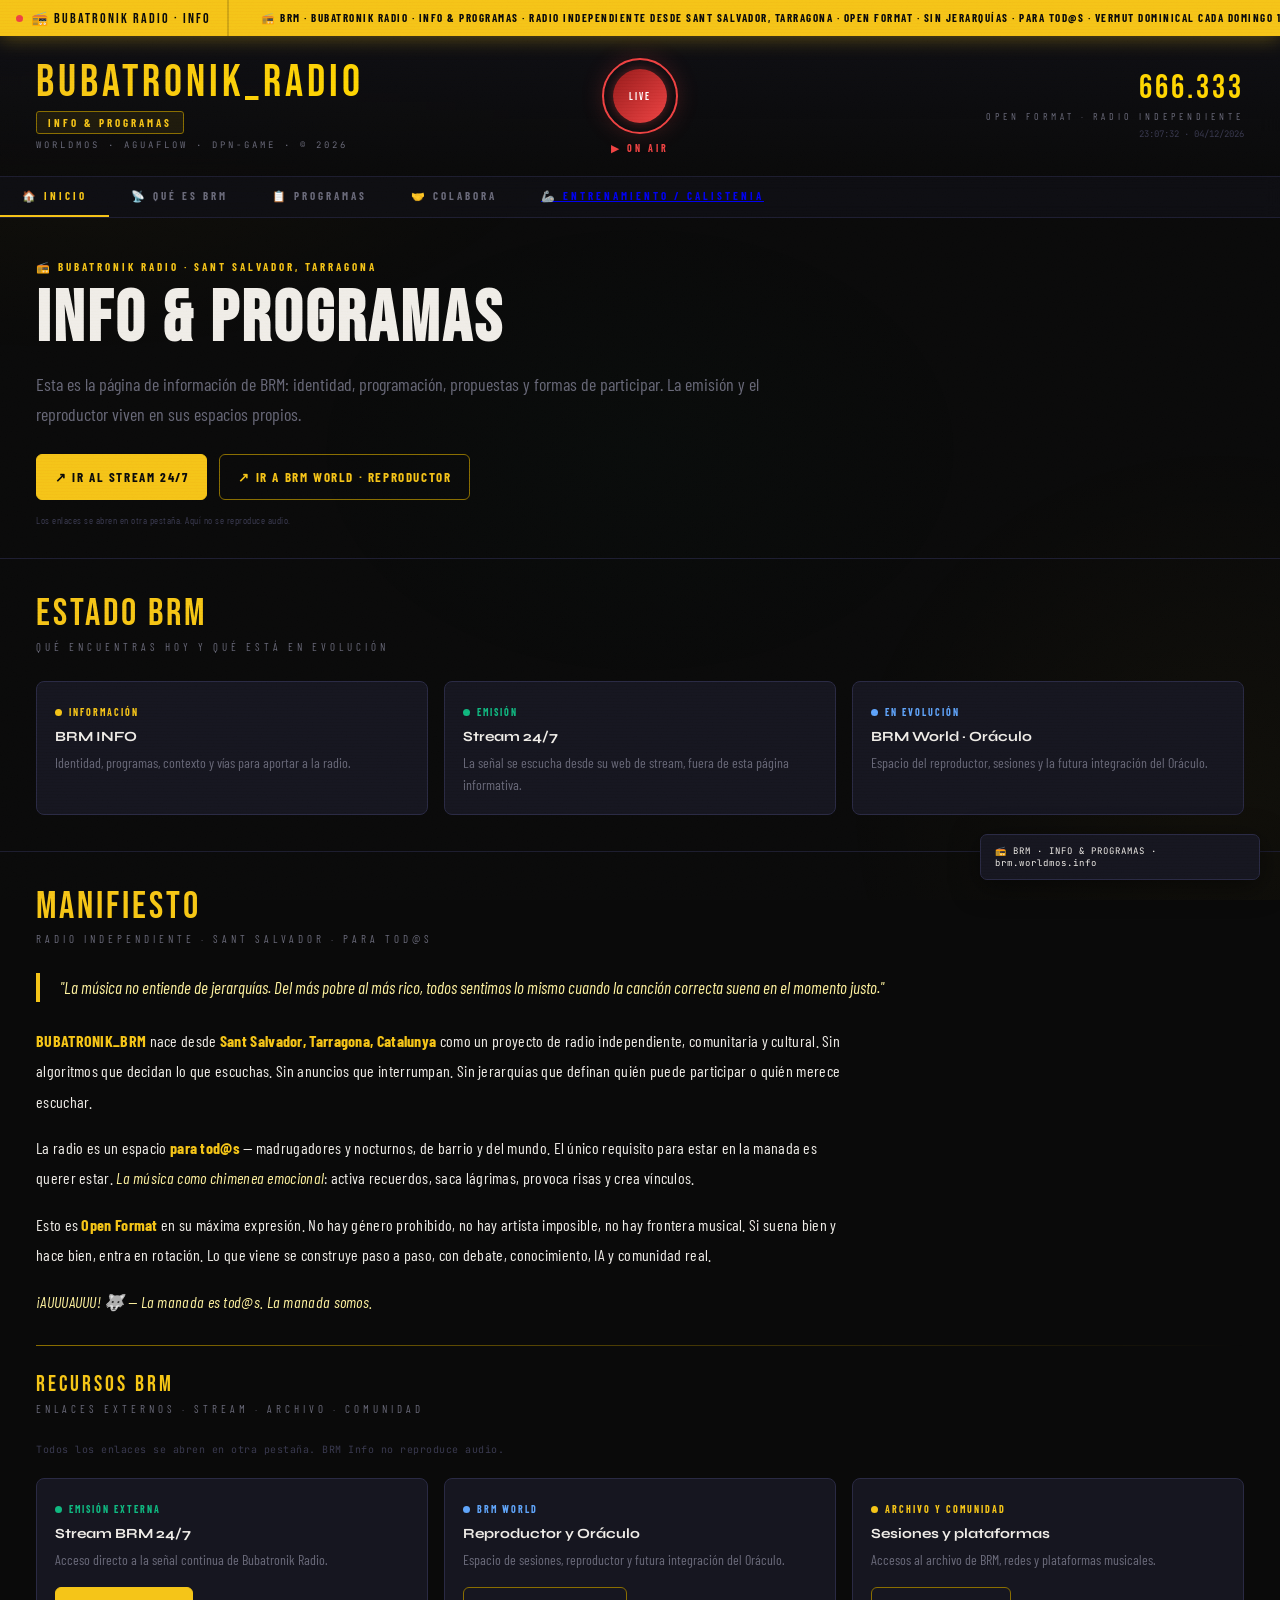
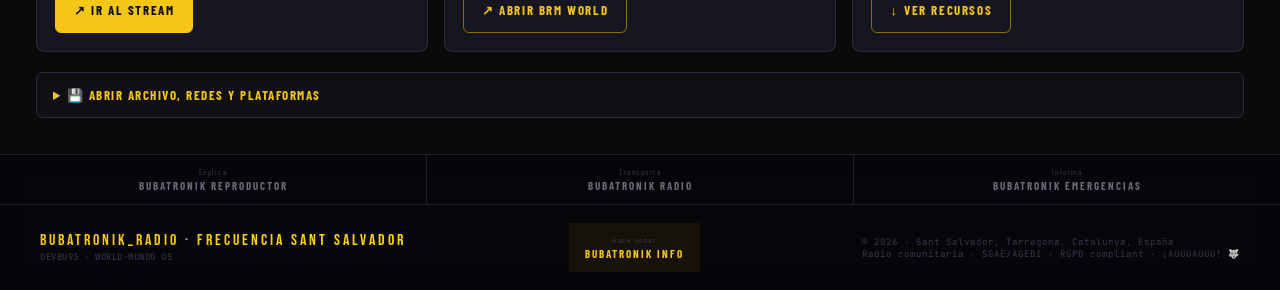
<file: index.html>
<!DOCTYPE html>
<html lang="es" data-status="checking">
<head>
  <meta charset="UTF-8">
  <meta name="viewport" content="width=device-width, initial-scale=1.0, viewport-fit=cover">
  <meta name="description" content="BRM · BUBATRONIK RADIO · INFO & PROGRAMAS — Radio comunitaria independiente desde Sant Salvador, Tarragona. Sin jerarquías, para tod@s.">
  <meta name="theme-color" content="#f5c518">
  <meta name="mobile-web-app-capable" content="yes">
  <meta name="apple-mobile-web-app-capable" content="yes">
  <meta name="apple-mobile-web-app-status-bar-style" content="black-translucent">
  <meta name="apple-mobile-web-app-title" content="BRM INFO">
  <meta property="og:type" content="website">
  <meta property="og:title" content="BRM · BUBATRONIK RADIO · INFO & PROGRAMAS 📻">
  <meta property="og:description" content="Radio comunitaria independiente desde Sant Salvador, Tarragona — Sin jerarquías, para tod@s. Debates, conocimiento, música Open Format. ¡AUUUAUUU!">
  <meta property="og:url" content="https://brm.worldmos.info">
  <meta name="twitter:card" content="summary_large_image">
  <meta name="twitter:title" content="BRM · BUBATRONIK RADIO · INFO & PROGRAMAS">
  <meta name="twitter:description" content="Radio comunitaria independiente · Sant Salvador · Para tod@s · ¡AUUUAUUU! 🐺">
  <title>📻 BRM · BUBATRONIK RADIO · INFO & PROGRAMAS · 666.333</title>
 
  <!-- Fuentes Google — misma familia que brm.worldmos.world -->
  <link rel="preconnect" href="https://fonts.googleapis.com">
  <link rel="preconnect" href="https://fonts.gstatic.com" crossorigin>
  <link href="https://fonts.googleapis.com/css2?family=Bebas+Neue&family=JetBrains+Mono:wght@300;400;600;700&family=Barlow+Condensed:ital,wght@0,300;0,400;0,600;0,700;0,800;1,400&family=Syne:wght@400;600;700;800&display=swap" rel="stylesheet">
 
  <style>
    /* ══════════════════════════════════════
       RESET & VARIABLES
    ══════════════════════════════════════ */
    *, *::before, *::after { margin: 0; padding: 0; box-sizing: border-box; }
 
    :root {
      /* Fondos */
      --bg:       #0a0a0a;
      --bg2:      #0f0f14;
      --bg3:      #161620;
      --bg4:      #1e1e2c;
      /* Amarillo — #f5c518 como pide el prompt */
      --amber:    #f5c518;
      --amber2:   #ffd700;
      --amber3:   #fff3a0;
      --amber4:   #8a6e00;
      --amber5:   rgba(245,197,24,0.07);
      /* Utilidad */
      --red:      #ef4444;
      --green:    #10b981;
      --white:    #f0ede8;
      --muted:    #6a6a7a;
      --muted2:   #3a3a50;
      --border:   #1e1e32;
      --border2:  #2a2a44;
      --glow-a:   rgba(245,197,24,0.10);
      --radius:   6px;
      /* Tipografías */
      --font-mono: 'JetBrains Mono', 'Courier New', monospace;
      --font-cond: 'Barlow Condensed', monospace;
      --font-disp: 'Bebas Neue', monospace;
      --font-syne: 'Syne', monospace;
      /* Layout */
      --ticker-h: 36px;
      --fs-xs: 9px;
      --fs-sm: 11px;
      --fs-base: 13px;
    }
 
    html { scroll-behavior: smooth; overflow-x: hidden; }
 
    body {
      background: var(--bg);
      color: var(--white);
      font-family: var(--font-mono);
      min-height: 100vh;
      overflow-x: hidden;
      -webkit-font-smoothing: antialiased;
    }
 
    /* ── Grain overlay ── */
    body::after {
      content: '';
      position: fixed; inset: 0;
      background-image: url("data:image/svg+xml,%3Csvg xmlns='http://www.w3.org/2000/svg' width='200' height='200'%3E%3Cfilter id='n'%3E%3CfeTurbulence type='fractalNoise' baseFrequency='0.8' numOctaves='4' stitchTiles='stitch'/%3E%3C/filter%3E%3Crect width='200' height='200' filter='url(%23n)' opacity='0.03'/%3E%3C/svg%3E");
      pointer-events: none; z-index: 9999; opacity: 0.5;
    }
 
    /* ── Scanlines retro ── */
    .scanlines {
      position: fixed; inset: 0;
      background: repeating-linear-gradient(
        to bottom, transparent 0px, transparent 2px,
        rgba(0,0,0,0.06) 2px, rgba(0,0,0,0.06) 3px
      );
      pointer-events: none; z-index: 9998; mix-blend-mode: overlay;
    }
 
    /* ── BG Mesh de color ── */
    .bg-mesh {
      position: fixed; inset: 0; pointer-events: none; z-index: 0;
      background:
        radial-gradient(ellipse 70% 50% at 5% 10%, rgba(245,197,24,0.04) 0%, transparent 60%),
        radial-gradient(ellipse 50% 70% at 95% 90%, rgba(245,197,24,0.03) 0%, transparent 60%),
        radial-gradient(ellipse 40% 40% at 50% 50%, rgba(16,185,129,0.015) 0%, transparent 70%);
    }
 
    /* ══════════════════════════════════════
       TICKER ANIMADO SUPERIOR
    ══════════════════════════════════════ */
    .ticker-wrap {
      position: fixed; top: 0; left: 0; right: 0;
      z-index: 200; height: var(--ticker-h);
      background: var(--amber);
      display: flex; align-items: center; overflow: hidden;
      box-shadow: 0 2px 20px rgba(245,197,24,0.35);
    }
    .ticker-badge {
      font-family: var(--font-disp);
      font-size: 14px; letter-spacing: 2px; color: var(--bg);
      padding: 0 16px; height: 100%;
      display: flex; align-items: center; gap: 8px;
      white-space: nowrap; border-right: 2px solid rgba(0,0,0,0.15);
      min-width: fit-content; flex-shrink: 0;
    }
    .ticker-live-dot {
      width: 7px; height: 7px; border-radius: 50%;
      background: var(--red); animation: blink-dot 1.2s step-start infinite;
      flex-shrink: 0;
    }
    @keyframes blink-dot { 0%,49%{opacity:1} 50%,100%{opacity:0.2} }
    .ticker-overflow { overflow: hidden; flex: 1; display: flex; }
    .ticker-track {
      display: flex; animation: ticker-scroll 280s linear infinite; white-space: nowrap;
    }
    .ticker-track:hover { animation-play-state: paused; }
    .ticker-track span {
      font-family: var(--font-cond);
      font-size: 11px; color: var(--bg); padding: 0 32px; font-weight: 700; letter-spacing: 1.5px;
    }
    @keyframes ticker-scroll { from{transform:translateX(0)} to{transform:translateX(-50%)} }
 
    /* ══════════════════════════════════════
       PAGE WRAPPER
    ══════════════════════════════════════ */
    .page {
      position: relative; z-index: 1;
      padding-top: var(--ticker-h);
      max-width: 1400px; margin: 0 auto;
    }
 
    /* ══════════════════════════════════════
       HEADER PRINCIPAL
    ══════════════════════════════════════ */
    .station-header {
      display: grid; grid-template-columns: 1fr auto 1fr;
      align-items: center; padding: 22px 36px;
      border-bottom: 1px solid var(--border);
      background: linear-gradient(180deg, rgba(15,15,20,0.98) 0%, rgba(10,10,10,0.85) 100%);
      backdrop-filter: blur(12px); -webkit-backdrop-filter: blur(12px);
      position: sticky; top: var(--ticker-h); z-index: 100;
    }
 
    /* Bloque izquierdo — logo + badges */
    .header-left { display: flex; flex-direction: column; gap: 3px; }
    .station-logo {
      font-family: var(--font-disp);
      font-size: clamp(24px, 3.5vw, 48px); letter-spacing: 4px; line-height: 1;
      background: linear-gradient(135deg, var(--amber) 0%, var(--amber2) 60%, var(--amber3) 100%);
      -webkit-background-clip: text; background-clip: text; -webkit-text-fill-color: transparent;
    }
    .header-badge {
      display: inline-block;
      font-family: var(--font-cond); font-size: 11px; font-weight: 700;
      letter-spacing: 3px; text-transform: uppercase;
      padding: 4px 11px; border-radius: 3px; width: fit-content;
      background: rgba(245,197,24,0.08); border: 1px solid var(--amber4); color: var(--amber);
      margin-top: 2px;
    }
    .header-tagline {
      font-family: var(--font-mono); font-size: var(--fs-xs);
      letter-spacing: 3px; color: var(--muted); text-transform: uppercase; margin-top: 2px;
    }
 
    /* Centro — ON AIR badge pulsante */
    .onair-center { display: flex; flex-direction: column; align-items: center; gap: 8px; }
    .onair-pulse {
      width: 76px; height: 76px; border-radius: 50%;
      border: 2px solid var(--red); position: relative;
      display: flex; align-items: center; justify-content: center;
      box-shadow: 0 0 22px rgba(239,68,68,0.2);
    }
    .onair-pulse::before {
      content:''; position:absolute; inset:-10px; border-radius:50%;
      border:1.5px solid var(--red); opacity:0;
      animation: pulse-ring 2.4s ease-out infinite;
    }
    .onair-pulse::after {
      content:''; position:absolute; inset:-18px; border-radius:50%;
      border:1px solid var(--red); opacity:0;
      animation: pulse-ring 2.4s ease-out infinite 0.5s;
    }
    @keyframes pulse-ring { 0%{transform:scale(0.9);opacity:0.5} 100%{transform:scale(1.3);opacity:0} }
    .onair-inner {
      width: 54px; height: 54px; border-radius: 50%;
      background: linear-gradient(135deg, #991b1b, var(--red));
      display: flex; align-items: center; justify-content: center;
      font-family: var(--font-disp); font-size: 11px; letter-spacing: 2px; color: #fff;
      animation: flicker-red 2s step-start infinite;
      box-shadow: 0 0 12px rgba(239,68,68,0.4);
    }
    @keyframes flicker-red { 0%,47%,52%,100%{opacity:1} 48%,51%{opacity:0.5} }
    .onair-label {
      font-family: var(--font-cond); font-size: 10px; letter-spacing: 3px;
      color: var(--red); font-weight: 700; text-transform: uppercase;
    }
 
    /* Derecha — frecuencia + reloj */
    .header-right { text-align: right; }
    .freq-number {
      font-family: var(--font-disp);
      font-size: clamp(20px, 2.6vw, 40px); color: var(--amber2); letter-spacing: 3px; line-height: 1;
    }
    .freq-band {
      font-family: var(--font-cond); font-size: 10px; letter-spacing: 4px;
      color: var(--muted); margin-top: 4px; text-transform: uppercase;
    }
    .freq-clock {
      font-family: var(--font-mono); font-size: var(--fs-xs); color: var(--muted2); margin-top: 6px;
    }
 
    /* ══════════════════════════════════════
       NAVEGACIÓN — TABS PRINCIPALES
    ══════════════════════════════════════ */
    .nav-tabs {
      display: flex; border-bottom: 1px solid var(--border);
      background: rgba(15,15,20,0.9); backdrop-filter: blur(8px);
      overflow-x: auto; scrollbar-width: none;
      position: sticky; top: calc(var(--ticker-h) + 86px); z-index: 90;
    }
    .nav-tabs::-webkit-scrollbar { display: none; }
    .nav-tab {
      font-family: var(--font-cond);
      font-size: 11px; font-weight: 700; letter-spacing: 3px; text-transform: uppercase;
      padding: 12px 22px; color: var(--muted);
      border-bottom: 2px solid transparent; border-top: none; border-left: none; border-right: none;
      cursor: pointer; white-space: nowrap; transition: all 0.2s ease; background: none;
    }
    .nav-tab:hover { color: var(--amber2); }
    .nav-tab.active { color: var(--amber); border-bottom-color: var(--amber); }
 
    /* ══════════════════════════════════════
       TAB PANELS
    ══════════════════════════════════════ */
    .tab-panel { display: none; }
    .tab-panel.active { display: block; }
 
    /* ══════════════════════════════════════
       MINI PLAYER
    ══════════════════════════════════════ */
    .mini-player {
      background: var(--bg3); border: 1px solid var(--border2);
      border-left: 3px solid var(--amber); border-radius: 10px;
      padding: 20px 24px; margin: 24px 36px;
      display: flex; flex-direction: column; gap: 14px;
    }
    .mini-player-header {
      display: flex; align-items: center; gap: 14px; flex-wrap: wrap;
    }
    .mini-player-dot {
      width: 10px; height: 10px; border-radius: 50%;
      background: var(--red); flex-shrink: 0;
      animation: blink-dot 1.2s step-start infinite;
      box-shadow: 0 0 8px rgba(239,68,68,0.5);
    }
    .mini-player-label {
      font-family: var(--font-cond); font-size: 13px; font-weight: 700;
      letter-spacing: 3px; color: var(--amber); text-transform: uppercase;
    }
    .mini-player-desc { font-size: var(--fs-xs); color: var(--muted); letter-spacing: 1px; }
 
    /* Audio nativo — el navegador pone sus controles */
    .mini-player audio { width: 100%; height: 36px; }
 
    .mini-player-links { display: flex; gap: 10px; flex-wrap: wrap; }
    .player-ext-link {
      font-family: var(--font-cond); font-size: 11px; font-weight: 700;
      letter-spacing: 2px; text-transform: uppercase; color: var(--amber4);
      text-decoration: none; border: 1px solid var(--border2);
      padding: 6px 14px; border-radius: 4px; transition: all 0.2s;
    }
    .player-ext-link:hover { border-color: var(--amber); color: var(--amber); background: var(--glow-a); }
 
    /* ══════════════════════════════════════
       SECCIONES GENÉRICAS
    ══════════════════════════════════════ */
    .section { padding: 36px; border-bottom: 1px solid var(--border); }
    .section:last-child { border-bottom: none; }
 
    .section-title {
      font-family: var(--font-disp); font-size: clamp(22px, 3vw, 40px);
      letter-spacing: 3px; line-height: 1; margin-bottom: 6px;
      background: linear-gradient(135deg, var(--amber) 0%, var(--amber2) 100%);
      -webkit-background-clip: text; background-clip: text; -webkit-text-fill-color: transparent;
    }
    .section-sub {
      font-family: var(--font-cond); font-size: 11px; letter-spacing: 4px;
      color: var(--muted); text-transform: uppercase; margin-bottom: 28px;
    }
    .divider {
      height: 1px;
      background: linear-gradient(to right, var(--amber4), transparent);
      margin: 28px 0;
    }
 
    /* ══════════════════════════════════════
       MANIFIESTO
    ══════════════════════════════════════ */
    .manifiesto-text {
      font-family: var(--font-cond); font-size: 16px; line-height: 1.9;
      color: var(--white); max-width: 820px; letter-spacing: 0.3px;
    }
    .manifiesto-text strong { color: var(--amber); font-weight: 700; }
    .manifiesto-text em { color: var(--amber3); font-style: italic; }
    .manifiesto-text p { margin-bottom: 16px; }
    .manifiesto-text p:last-child { margin-bottom: 0; }
 
    .manifiesto-quote {
      border-left: 4px solid var(--amber); padding-left: 20px;
      margin: 24px 0; font-size: 17px; font-style: italic;
      font-family: var(--font-cond); color: var(--amber3); line-height: 1.7; opacity: 0.9;
    }
 
    /* ══════════════════════════════════════
       V1 vs V2 — DOS COLUMNAS
    ══════════════════════════════════════ */
    .v1v2-grid { display: grid; grid-template-columns: 1fr 1fr; gap: 22px; }
 
    .v-card {
      background: var(--bg3); border: 1px solid var(--border2);
      border-radius: 10px; padding: 24px; position: relative; overflow: hidden;
    }
    .v-card::before {
      content:''; position:absolute; top:0; left:0; right:0; height:3px;
    }
    .v1-card::before { background: linear-gradient(90deg, var(--amber), var(--amber2)); }
    .v2-card::before { background: linear-gradient(90deg, var(--green), #06b6d4); }
 
    .v-card-header { display: flex; align-items: center; gap: 12px; margin-bottom: 20px; }
    .v-version { font-family: var(--font-disp); font-size: 46px; line-height: 1; }
    .v1-card .v-version { color: var(--amber); }
    .v2-card .v-version { color: var(--green); }
    .v-card-meta { display: flex; flex-direction: column; gap: 3px; }
    .v-card-title { font-family: var(--font-syne); font-size: 15px; font-weight: 700; color: var(--white); }
    .v-card-status { font-family: var(--font-cond); font-size: 10px; letter-spacing: 3px; text-transform: uppercase; }
    .v1-card .v-card-status { color: var(--amber4); }
    .v2-card .v-card-status { color: var(--green); opacity: 0.7; }
 
    .v-items { display: flex; flex-direction: column; gap: 10px; }
    .v-item { display: flex; gap: 10px; align-items: flex-start; font-size: var(--fs-sm); line-height: 1.6; }
    .v-item-bullet { font-size: 14px; flex-shrink: 0; margin-top: 1px; }
    .v-item-text { color: var(--muted); }
    .v-item-text strong { color: var(--white); }
 
    /* ══════════════════════════════════════
       CARDS GRID GENÉRICO
    ══════════════════════════════════════ */
    .cards-grid {
      display: grid; grid-template-columns: repeat(auto-fit, minmax(240px, 1fr)); gap: 16px;
    }
    .info-card {
      background: var(--bg3); border: 1px solid var(--border2);
      border-radius: 10px; padding: 20px;
      position: relative; overflow: hidden; transition: all 0.3s;
    }
    .info-card::before {
      content:''; position:absolute; top:0; left:0; right:0; height:2px;
      background: linear-gradient(90deg, var(--amber), var(--amber2));
      transform: scaleX(0); transform-origin: left; transition: transform 0.3s;
    }
    .info-card:hover { border-color: var(--amber4); background: var(--amber5); }
    .info-card:hover::before { transform: scaleX(1); }
    .card-icon { font-size: 26px; margin-bottom: 10px; display: block; }
    .card-title { font-family: var(--font-syne); font-size: 14px; font-weight: 700; color: var(--white); margin-bottom: 8px; }
    .card-desc { font-size: var(--fs-xs); color: var(--muted); line-height: 1.8; }
 
    /* ══════════════════════════════════════
       ABOUT GRID (QUÉ ES BRM)
    ══════════════════════════════════════ */
    .about-grid { display: grid; grid-template-columns: 1fr 340px; gap: 36px; align-items: start; }
    .about-text { font-family: var(--font-cond); font-size: 15px; line-height: 1.9; color: var(--muted); margin-bottom: 16px; }
    .about-text strong { color: var(--white); }
    .about-text em { color: var(--amber3); }
 
    .about-sidebar { background: var(--bg3); border: 1px solid var(--border2); border-radius: 8px; padding: 20px; }
    .sidebar-title {
      font-family: var(--font-disp); font-size: 13px; letter-spacing: 3px;
      color: var(--muted); margin-bottom: 12px; display: flex; align-items: center; gap: 8px;
      text-transform: uppercase;
    }
    .sidebar-line { flex: 1; height: 1px; background: var(--border2); }
    .sidebar-section { margin-bottom: 22px; }
    .sidebar-section:last-child { margin-bottom: 0; }
 
    .info-row {
      display: flex; justify-content: space-between; align-items: center;
      padding: 7px 0; border-bottom: 1px solid rgba(34,34,66,0.4);
    }
    .info-row:last-child { border-bottom: none; }
    .info-label { font-family: var(--font-cond); font-size: 10px; color: var(--muted); letter-spacing: 2px; text-transform: uppercase; }
    .info-val { color: var(--white); font-weight: 600; font-size: var(--fs-xs); text-align: right; }
 
    /* ══════════════════════════════════════
       PROGRAMAS
    ══════════════════════════════════════ */
    .programs-grid { display: flex; flex-direction: column; gap: 12px; }
    .program-card {
      background: var(--bg3); border: 1px solid var(--border2); border-radius: 8px;
      padding: 18px 20px; display: grid; grid-template-columns: 56px 1fr auto;
      gap: 16px; align-items: center; transition: all 0.2s;
    }
    .program-card:hover { border-color: var(--amber4); background: var(--amber5); }
    .program-emoji { font-size: 30px; text-align: center; line-height: 1; }
    .program-info { display: flex; flex-direction: column; gap: 4px; }
    .program-name { font-family: var(--font-syne); font-size: 14px; font-weight: 700; color: var(--white); }
    .program-desc { font-size: var(--fs-xs); color: var(--muted); line-height: 1.6; }
    .program-tags { display: flex; gap: 5px; flex-wrap: wrap; margin-top: 5px; }
    .ptag {
      font-family: var(--font-cond); font-size: 9px; font-weight: 700;
      letter-spacing: 1px; text-transform: uppercase; padding: 2px 7px; border-radius: 3px;
      background: var(--bg4); border: 1px solid var(--border2); color: var(--muted);
    }
    .prog-status {
      font-family: var(--font-cond); font-size: 10px; font-weight: 700;
      letter-spacing: 2px; text-transform: uppercase; padding: 5px 10px; border-radius: 4px;
      white-space: nowrap; align-self: flex-start;
    }
    .status-live { background: rgba(239,68,68,0.15); color: var(--red); border: 1px solid rgba(239,68,68,0.3); }
    .status-soon { background: rgba(245,197,24,0.1); color: var(--amber); border: 1px solid var(--amber4); }
    .status-idea { background: var(--bg4); color: var(--muted); border: 1px solid var(--border2); }
 
    /* ══════════════════════════════════════
       PARRILLA DE PROGRAMACIÓN (tabla)
       — fuente: Documento Final de Identidad, Programación y Estructura
    ══════════════════════════════════════ */
    .parrilla-table-wrap { overflow-x: auto; border: 1px solid var(--border2); border-radius: 8px; margin-bottom: 8px; }
    .parrilla-table-wrap::-webkit-scrollbar { height: 6px; }
    .parrilla-table-wrap::-webkit-scrollbar-thumb { background: var(--border2); border-radius: 3px; }
    .parrilla-table { width: 100%; border-collapse: collapse; font-family: var(--font-mono); font-size: var(--fs-xs); min-width: 620px; }
    .parrilla-table th {
      background: var(--bg4); color: var(--amber); font-family: var(--font-cond); font-size: 10px;
      font-weight: 700; letter-spacing: 2px; text-transform: uppercase; text-align: left;
      padding: 12px 16px; border-bottom: 1px solid var(--border2); white-space: nowrap;
    }
    .parrilla-table td { padding: 12px 16px; border-bottom: 1px solid var(--border); color: var(--white); vertical-align: top; }
    .parrilla-table tr:last-child td { border-bottom: none; }
    .parrilla-table tbody tr:hover td { background: var(--amber5); }
    .parrilla-hora { color: var(--amber2); font-weight: 700; white-space: nowrap; }
    .parrilla-nombre { font-weight: 700; }
    .parrilla-motor { color: var(--muted); font-size: 10px; white-space: nowrap; }
    .parrilla-note {
      font-family: var(--font-cond); font-size: 12px; color: var(--muted); line-height: 1.8;
      padding: 12px 16px; background: var(--bg3); border-left: 2px solid var(--amber4);
      border-radius: 0 6px 6px 0; margin-top: 14px;
    }
 
    /* ══════════════════════════════════════
       FICHAS DE PROGRAMA
    ══════════════════════════════════════ */
    .fichas-grid { display: grid; grid-template-columns: repeat(auto-fill, minmax(250px, 1fr)); gap: 14px; }
    .ficha-card {
      background: var(--bg3); border: 1px solid var(--border2); border-radius: 8px;
      padding: 18px 20px; transition: all 0.2s;
    }
    .ficha-card:hover { border-color: var(--amber4); background: var(--amber5); }
    .ficha-head {
      display: flex; align-items: center; gap: 12px; margin-bottom: 14px;
      padding-bottom: 14px; border-bottom: 1px solid var(--border);
    }
    .ficha-emoji { font-size: 24px; line-height: 1; }
    .ficha-name { font-family: var(--font-syne); font-size: 13px; font-weight: 700; color: var(--white); letter-spacing: 0.3px; }
    .ficha-hora { font-family: var(--font-mono); font-size: 11px; color: var(--amber); margin-top: 2px; }
    .ficha-field { margin-bottom: 10px; }
    .ficha-field:last-child { margin-bottom: 0; }
    .ficha-field-label {
      font-family: var(--font-cond); font-size: 9px; font-weight: 700; letter-spacing: 2px;
      text-transform: uppercase; color: var(--muted); margin-bottom: 3px;
    }
    .ficha-field-val { font-size: var(--fs-xs); color: var(--white); line-height: 1.6; }
 
    .radar-label {
      font-family: var(--font-cond); font-size: 11px; font-weight: 700; letter-spacing: 3px;
      text-transform: uppercase; color: var(--muted); margin: 8px 0 14px;
      display: flex; align-items: center; gap: 10px;
    }
    .radar-label::after { content: ''; flex: 1; height: 1px; background: var(--border); }
 
    /* ══════════════════════════════════════
       FORMULARIOS — SUB-TABS
    ══════════════════════════════════════ */
    .form-tabs-wrap {
      display: flex; border-bottom: 1px solid var(--border2); margin-bottom: 28px;
      overflow-x: auto; scrollbar-width: none;
    }
    .form-tabs-wrap::-webkit-scrollbar { display: none; }
    .form-tab {
      font-family: var(--font-cond); font-size: 11px; font-weight: 700; letter-spacing: 2px;
      text-transform: uppercase; padding: 10px 20px; color: var(--muted);
      border-bottom: 2px solid transparent; border-top: none; border-left: none; border-right: none;
      cursor: pointer; white-space: nowrap; background: none; transition: all 0.2s;
    }
    .form-tab:hover { color: var(--amber2); }
    .form-tab.active { color: var(--amber); border-bottom-color: var(--amber); }
 
    .form-panel { display: none; }
    .form-panel.active { display: block; }
 
    /* ── Estilos de los formularios ── */
    .form-intro {
      font-family: var(--font-cond); font-size: 14px; color: var(--muted);
      line-height: 1.9; margin-bottom: 24px; max-width: 640px;
    }
    .brm-form { display: flex; flex-direction: column; gap: 18px; max-width: 680px; }
 
    .form-row { display: grid; grid-template-columns: 1fr 1fr; gap: 16px; }
    .form-group { display: flex; flex-direction: column; gap: 6px; }
 
    .form-group label {
      font-family: var(--font-cond); font-size: 10px; font-weight: 700;
      letter-spacing: 3px; text-transform: uppercase; color: var(--muted);
    }
    .form-group input,
    .form-group select,
    .form-group textarea {
      background: var(--bg3); border: 1px solid var(--border2); border-radius: 5px;
      padding: 10px 14px; font-family: var(--font-mono); font-size: var(--fs-sm);
      color: var(--white); outline: none; transition: all 0.2s; resize: vertical;
      -webkit-appearance: none; appearance: none;
    }
    .form-group input:focus,
    .form-group select:focus,
    .form-group textarea:focus {
      border-color: var(--amber); box-shadow: 0 0 10px rgba(245,197,24,0.08);
    }
    .form-group input::placeholder,
    .form-group textarea::placeholder { color: var(--muted2); }
    .form-group select { cursor: pointer; }
    .form-group select option { background: var(--bg3); color: var(--white); }
    .form-group textarea { min-height: 100px; }
 
    .form-hint { font-size: var(--fs-xs); color: var(--muted2); letter-spacing: 0.5px; line-height: 1.7; }
 
    .btn-submit {
      padding: 13px 28px; border-radius: 6px; cursor: pointer; border: none;
      font-family: var(--font-cond); font-size: 13px; font-weight: 700;
      letter-spacing: 3px; text-transform: uppercase; transition: all 0.25s;
      background: linear-gradient(135deg, var(--amber), var(--amber2));
      color: var(--bg); box-shadow: 0 0 20px rgba(245,197,24,0.18); align-self: flex-start;
    }
    .btn-submit:hover { transform: translateY(-2px); box-shadow: 0 4px 24px rgba(245,197,24,0.32); }
    .btn-submit:active { transform: scale(0.98); }
 
    /* ══════════════════════════════════════
       FLUJO TÉCNICO (código)
    ══════════════════════════════════════ */
    .code-flow {
      background: var(--bg3); border: 1px solid var(--border2); border-radius: 8px;
      padding: 22px; font-family: var(--font-mono); font-size: var(--fs-xs);
      color: var(--muted); line-height: 2.4; max-width: 560px;
    }
    .code-flow .cf-node { color: var(--amber); }
    .code-flow .cf-ok { color: var(--green); }
    .code-flow .cf-arr { color: var(--muted2); }
 
    /* ══════════════════════════════════════
       GÉNEROS TAGS
    ══════════════════════════════════════ */
    .genre-cloud { display: flex; flex-wrap: wrap; gap: 8px; }
    .gtag {
      font-family: var(--font-cond); font-size: 11px; letter-spacing: 1.5px;
      padding: 6px 14px; border-radius: 4px; font-weight: 700; text-transform: uppercase;
    }
    .gtag.hot { border: 1px solid var(--amber4); color: var(--amber2); background: rgba(245,197,24,0.04); }
    .gtag.cool { border: 1px solid var(--border2); color: var(--muted); background: transparent; }
 
/* FOOTER */
    .site-footer {
      border-top:1px solid var(--border); background:rgba(5,5,10,0.9); backdrop-filter:blur(12px);
      display:flex; flex-direction:column;
    }
    .footer-layers { display:flex; border-bottom:1px solid var(--border); }
    .footer-layer {
      flex:1; text-align:center; padding:12px 16px; text-decoration:none; color:var(--muted);
      font-family:'Barlow Condensed',sans-serif; font-size:11px; font-weight:700; letter-spacing:2px;
      text-transform:uppercase; border-right:1px solid var(--border); transition:all 0.2s; cursor:pointer;
    }
    .footer-layer:last-child { border-right:none; }
    .footer-layer-tag {
      display:block; font-size:8px; letter-spacing:1.5px; color:var(--muted2);
      font-weight:400; margin-bottom:2px; text-transform:none;
    }
    .footer-layer:hover { background:var(--amber5); color:var(--amber); }
    .footer-layer.active { color:var(--amber); background:var(--amber5); cursor:default; }
    .footer-main {
      padding:18px 40px; display:flex; justify-content:space-between;
      align-items:center; flex-wrap:wrap; gap:16px;
    }
    .footer-brand {
      font-family:'Bebas Neue',sans-serif; font-size:16px; letter-spacing:3px;
      background:linear-gradient(135deg,var(--amber),var(--amber2));
      -webkit-background-clip:text; background-clip:text; -webkit-text-fill-color:transparent;
    }
    .footer-links { display:flex; gap:20px; flex-wrap:wrap; align-items: center; }
    .footer-link {
      font-family:'Barlow Condensed',sans-serif; font-size:11px; color:var(--amber4);
      text-decoration:none; letter-spacing:1.5px; font-weight:700; text-transform:uppercase; transition:color 0.2s;
    }
    .footer-link:hover { color:var(--amber2); }
    .footer-link.info-link {
      color: var(--amber); border: 1px solid var(--amber4); padding: 4px 10px;
      border-radius: 4px; background: rgba(245,158,11,0.04);
    }
    .footer-link.info-link:hover { background: var(--amber); color: var(--bg); }
    .footer-copy { font-size:var(--fs-xs); color:var(--muted2); letter-spacing:1px; }
    .footer-legal { font-size:var(--fs-xs); color:var(--muted2); letter-spacing:0.5px; line-height:1.6; }
 
    /* ══════════════════════════════════════
       TOAST NOTIFICACIONES
    ══════════════════════════════════════ */
    .toast-wrap {
      position: fixed; bottom: 20px; right: 20px; z-index: 1000;
      display: flex; flex-direction: column; gap: 8px; pointer-events: none;
    }
    .toast {
      background: var(--bg3); border: 1px solid var(--border2); border-radius: 7px;
      padding: 10px 14px; font-size: var(--fs-xs); font-family: var(--font-mono);
      color: var(--white); letter-spacing: 1px; box-shadow: 0 6px 28px rgba(0,0,0,0.5);
      opacity: 0; transform: translateY(8px); animation: toast-in 0.3s ease forwards; max-width: 280px;
    }
    @keyframes toast-in { to{opacity:1;transform:translateY(0)} }
    .toast.out { animation: toast-out 0.3s ease forwards; }
    @keyframes toast-out { to{opacity:0;transform:translateY(8px)} }
 
    /* ══════════════════════════════════════
       REVEAL ANIMATION
    ══════════════════════════════════════ */
    .reveal { opacity: 0; transform: translateY(14px); transition: opacity 0.4s ease, transform 0.4s ease; }
    .reveal.visible { opacity: 1; transform: translateY(0); }
 
    /* ══════════════════════════════════════
       RESPONSIVE — MOBILE
    ══════════════════════════════════════ */
    @media (max-width: 960px) {
      .station-header { grid-template-columns: 1fr auto; padding: 16px 20px; }
      .header-right { display: none; }
      .section { padding: 24px 20px; }
      .mini-player { margin: 16px 20px; }
      .v1v2-grid { grid-template-columns: 1fr; }
      .about-grid { grid-template-columns: 1fr; }
      .form-row { grid-template-columns: 1fr; }
      .program-card { grid-template-columns: 40px 1fr; }
      .prog-status { display: none; }
      .site-footer { padding: 14px 20px; flex-direction: column; text-align: center; }
      .footer-copy { text-align: center; }
    }
    @media (max-width: 480px) {
      .ticker-badge { display: none; }
      .station-logo { font-size: 22px; }
      .onair-pulse { width: 62px; height: 62px; }
      .onair-inner { width: 44px; height: 44px; font-size: 10px; }
      .nav-tab { padding: 10px 14px; font-size: 10px; letter-spacing: 2px; }
      .footer-links { display: none; }
      .cards-grid { grid-template-columns: 1fr; }
    }
  

    /* ══════════════════════════════════════
       PORTADA INFO — ACCESOS Y ESTADO
    ══════════════════════════════════════ */
    .info-hero { padding: 42px 36px 30px; border-bottom: 1px solid var(--border); }
    .info-kicker { font-family: var(--font-cond); color: var(--amber); font-weight: 700; font-size: 11px; letter-spacing: 3px; text-transform: uppercase; margin-bottom: 12px; }
    .info-hero h1 { font-family: var(--font-disp); font-size: clamp(38px, 6vw, 72px); letter-spacing: 3px; line-height: .95; color: var(--white); margin: 0 0 16px; }
    .info-hero p { max-width: 760px; font-family: var(--font-cond); font-size: 18px; line-height: 1.65; color: var(--muted); }
    .info-actions { display: flex; gap: 12px; flex-wrap: wrap; margin-top: 24px; }
    .info-action { display: inline-flex; align-items: center; justify-content: center; min-height: 46px; padding: 12px 18px; border-radius: 6px; text-decoration: none; font-family: var(--font-cond); font-size: 13px; font-weight: 700; letter-spacing: 1.6px; text-transform: uppercase; transition: transform .2s, border-color .2s, background .2s; }
    .info-action:hover { transform: translateY(-2px); }
    .info-action.primary { color: var(--bg); background: var(--amber); border: 1px solid var(--amber); }
    .info-action.secondary { color: var(--amber); background: transparent; border: 1px solid var(--amber4); }
    .info-action.secondary:hover { border-color: var(--amber); background: var(--amber5); }
    .info-note { margin-top: 12px; font-size: 10px !important; letter-spacing: .5px; color: var(--muted2) !important; }
    .status-grid { display: grid; grid-template-columns: repeat(3, 1fr); gap: 16px; margin-top: 22px; }
    .status-card { background: var(--bg3); border: 1px solid var(--border2); border-radius: 8px; padding: 18px; }
    .status-label { display: inline-flex; align-items: center; gap: 7px; font-family: var(--font-cond); font-size: 10px; font-weight: 700; letter-spacing: 2px; text-transform: uppercase; margin-bottom: 10px; }
    .status-label::before { content: ''; width: 7px; height: 7px; border-radius: 50%; background: currentColor; }
    .status-label.active { color: var(--green); }
    .status-label.info { color: var(--amber); }
    .status-label.build { color: #60a5fa; }
    .status-card h3 { font-family: var(--font-syne); font-size: 14px; color: var(--white); margin-bottom: 7px; }
    .status-card p { font-family: var(--font-cond); font-size: 14px; line-height: 1.55; color: var(--muted); }
    .resource-details { margin-top: 20px; border: 1px solid var(--border2); border-radius: 7px; background: var(--bg2); }
    .resource-details summary { cursor: pointer; padding: 14px 16px; font-family: var(--font-cond); color: var(--amber); font-size: 13px; font-weight: 700; letter-spacing: 1.5px; text-transform: uppercase; }
    .resource-details .enlaces-grid { padding: 0 16px 16px; }
    @media (max-width: 960px) { .info-hero { padding: 30px 20px 24px; } .status-grid { grid-template-columns: 1fr; } }
  /* ══════════════════════════════════════
    RECURSOS BRM — BLOQUE ORGANIZADO
  ══════════════════════════════════════ */
  .brm-resources {
    margin-top: 30px;
    padding: 26px;
    border: 1px solid var(--border2);
    border-radius: 12px;
    background:
      linear-gradient(135deg, rgba(245, 197, 24, 0.05), transparent 42%),
      var(--bg2);
  }

  .resources-heading {
    display: flex;
    align-items: flex-start;
    justify-content: space-between;
    gap: 20px;
    margin-bottom: 22px;
    padding-bottom: 20px;
    border-bottom: 1px solid var(--border2);
  }

  .resources-kicker {
    margin-bottom: 8px;
    color: var(--amber);
    font-family: var(--font-cond);
    font-size: 10px;
    font-weight: 700;
    letter-spacing: 3px;
    text-transform: uppercase;
  }

  .resources-heading h2 {
    margin: 0 0 8px;
    color: var(--white);
    font-family: var(--font-disp);
    font-size: clamp(24px, 3vw, 34px);
    letter-spacing: 3px;
  }

  .resources-heading p {
    max-width: 650px;
    margin: 0;
    color: var(--muted);
    font-family: var(--font-cond);
    font-size: 15px;
    line-height: 1.6;
  }

  .resources-grid {
    display: grid;
    grid-template-columns: repeat(3, minmax(0, 1fr));
    gap: 16px;
  }

  .resource-card {
    display: flex;
    flex-direction: column;
    min-height: 100%;
    padding: 20px;
    border: 1px solid var(--border2);
    border-radius: 10px;
    background: var(--bg3);
    transition: border-color 0.2s ease, transform 0.2s ease;
  }

  .resource-card:hover {
    transform: translateY(-3px);
    border-color: var(--amber4);
  }

  .resource-card-main {
    border-color: rgba(245, 197, 24, 0.45);
    background:
      linear-gradient(145deg, rgba(245, 197, 24, 0.08), transparent 55%),
      var(--bg3);
  }

  .resource-card-icon {
    margin-bottom: 12px;
    font-size: 28px;
  }

  .resource-card-label {
    margin-bottom: 8px;
    color: var(--amber);
    font-family: var(--font-cond);
    font-size: 10px;
    font-weight: 700;
    letter-spacing: 2.2px;
    text-transform: uppercase;
  }

  .resource-card h3 {
    margin: 0 0 8px;
    color: var(--white);
    font-family: var(--font-syne);
    font-size: 15px;
  }

  .resource-card p {
    min-height: 64px;
    margin: 0 0 18px;
    color: var(--muted);
    font-family: var(--font-cond);
    font-size: 14px;
    line-height: 1.55;
  }

  .resource-links {
    display: flex;
    flex-direction: column;
    gap: 8px;
    margin-top: auto;
  }

  .resource-link {
    display: grid;
    grid-template-columns: 22px 1fr auto;
    align-items: center;
    gap: 8px;
    min-height: 42px;
    padding: 10px 11px;
    border: 1px solid var(--border2);
    border-radius: 6px;
    color: var(--white);
    background: rgba(255, 255, 255, 0.015);
    font-family: var(--font-cond);
    font-size: 13px;
    font-weight: 700;
    letter-spacing: 0.8px;
    text-decoration: none;
    transition: all 0.2s ease;
  }

  .resource-link:hover {
    border-color: var(--amber);
    color: var(--amber);
    background: var(--amber5);
  }

  .resource-link-primary {
    border-color: var(--amber);
    color: var(--bg);
    background: var(--amber);
  }

  .resource-link-primary:hover {
    border-color: var(--amber2);
    color: var(--bg);
    background: var(--amber2);
  }

  .resource-arrow {
    opacity: 0.7;
    font-size: 15px;
  }

  .resource-more {
    margin-top: 2px;
    border: 1px solid var(--border2);
    border-radius: 6px;
    background: rgba(255, 255, 255, 0.012);
  }

  .resource-more summary {
    display: flex;
    align-items: center;
    justify-content: space-between;
    padding: 11px;
    cursor: pointer;
    color: var(--amber);
    font-family: var(--font-cond);
    font-size: 12px;
    font-weight: 700;
    letter-spacing: 1px;
  }

  .resource-more summary::-webkit-details-marker {
    display: none;
  }

  .resource-more[open] summary {
    border-bottom: 1px solid var(--border2);
  }

  .resource-more-links {
    display: flex;
    flex-direction: column;
    padding: 8px;
    gap: 3px;
  }

  .resource-more-links a {
    padding: 8px 6px;
    color: var(--muted);
    font-family: var(--font-cond);
    font-size: 13px;
    text-decoration: none;
    transition: color 0.2s ease, background 0.2s ease;
  }

  .resource-more-links a:hover {
    color: var(--amber);
    background: var(--amber5);
  }

  @media (max-width: 960px) {
    .resources-grid {
      grid-template-columns: 1fr;
    }

    .resource-card p {
      min-height: auto;
    }
  }

  @media (max-width: 560px) {
    .brm-resources {
      padding: 18px;
    }

    .resources-heading {
      margin-bottom: 18px;
      padding-bottom: 16px;
    }
  }
  </style>
</head>
<body>
  <!-- Efectos visuales de fondo -->
  <div class="scanlines"></div>
  <div class="bg-mesh"></div>
  <div class="toast-wrap" id="toastWrap"></div>
 
  <!-- ═══════════════════════════════════════════════════════
       TICKER ANIMADO SUPERIOR
  ═══════════════════════════════════════════════════════ -->
  <div class="ticker-wrap">
    <div class="ticker-badge">
      <span class="ticker-live-dot"></span>
      📻 BUBATRONIK RADIO · INFO
    </div>
    <div class="ticker-overflow">
      <div class="ticker-track" id="tickerTrack"></div>
    </div>
  </div>
 
  <div class="page">
 
    <!-- ═══════════════════════════════════════════════════════
         HEADER — TÍTULO + ON AIR + FRECUENCIA
    ═══════════════════════════════════════════════════════ -->
    <header class="station-header">
      <div class="header-left">
        <div class="station-logo">BUBATRONIK_RADIO</div>
        <div class="header-badge">INFO &amp; PROGRAMAS</div>
        <div class="header-tagline">WorldMOS · AguaFlow · DPN-Game · © 2026</div>
      </div>
 
      <!-- Dot rojo pulsante ON AIR -->
      <div class="onair-center">
        <div class="onair-pulse">
          <div class="onair-inner">LIVE</div>
        </div>
        <div class="onair-label">▶ ON AIR</div>
      </div>
 
      <div class="header-right">
        <div class="freq-number">666.333</div>
        <div class="freq-band">Open Format · Radio Independiente</div>
        <div class="freq-clock" id="clock">--:-- · --/--/----</div>
      </div>
    </header>
 
    <!-- ═══════════════════════════════════════════════════════
         NAVEGACIÓN — 6 TABS PRINCIPALES
    ═══════════════════════════════════════════════════════ -->
    <nav class="nav-tabs" role="tablist" aria-label="Secciones de BRM Info">
      <button class="nav-tab active" data-tab="inicio"     role="tab" aria-selected="true">🏠 INICIO</button>
      <button class="nav-tab"        data-tab="queesbrm"   role="tab">📡 QUÉ ES BRM</button>
      <button class="nav-tab"        data-tab="programas"  role="tab">📋 PROGRAMAS</button>
      <button class="nav-tab"        data-tab="colabora"   role="tab">🤝 COLABORA</button>
      <button class="nav-tab"        data-tab="calistenia"   role="tab"><a href="/calistenia/index.html" class="card card-calistenia">🦾 Entrenamiento / Calistenia</a></button>
    </nav>
 
    <!-- ═══════════════════════════════════════════════════════
         TAB: INICIO
         Contiene: portada informativa + manifiesto + accesos externos
    ═══════════════════════════════════════════════════════ -->
    <div class="tab-panel active" id="tab-inicio">
      <!-- Portada informativa: la escucha se realiza fuera de esta web -->
      <section class="info-hero" aria-labelledby="info-title">
        <div class="info-kicker">📻 Bubatronik Radio · Sant Salvador, Tarragona</div>
        <h1 id="info-title">INFO &amp; PROGRAMAS</h1>
        <p>Esta es la página de información de BRM: identidad, programación, propuestas y formas de participar. La emisión y el reproductor viven en sus espacios propios.</p>
        <div class="info-actions">
          <a class="info-action primary" href="https://bubatronik.listen2myradio.com/" target="_blank" rel="noopener noreferrer">↗ Ir al stream 24/7</a>
          <a class="info-action secondary" href="https://brm.worldmos.world/" target="_blank" rel="noopener noreferrer">↗ Ir a BRM World · reproductor</a>
        </div>
        <p class="info-note">Los enlaces se abren en otra pestaña. Aquí no se reproduce audio.</p>
      </section>

      <section class="section" aria-labelledby="estado-title">
        <div class="section-title reveal" id="estado-title">ESTADO BRM</div>
        <div class="section-sub reveal">Qué encuentras hoy y qué está en evolución</div>
        <div class="status-grid reveal">
          <article class="status-card">
            <div class="status-label info">Información</div>
            <h3>BRM INFO</h3>
            <p>Identidad, programas, contexto y vías para aportar a la radio.</p>
          </article>
          <article class="status-card">
            <div class="status-label active">Emisión</div>
            <h3>Stream 24/7</h3>
            <p>La señal se escucha desde su web de stream, fuera de esta página informativa.</p>
          </article>
          <article class="status-card">
            <div class="status-label build">En evolución</div>
            <h3>BRM World · Oráculo</h3>
            <p>Espacio del reproductor, sesiones y la futura integración del Oráculo.</p>
          </article>
        </div>
      </section>

      <section class="section" aria-labelledby="manifiesto-title">
        <div class="section-title reveal" id="manifiesto-title">MANIFIESTO</div>
        <div class="section-sub reveal">Radio Independiente · Sant Salvador · Para Tod@s</div>
        <div class="manifiesto-quote reveal">"La música no entiende de jerarquías. Del más pobre al más rico, todos sentimos lo mismo cuando la canción correcta suena en el momento justo."</div>
        <div class="manifiesto-text reveal">
          <p><strong>BUBATRONIK_BRM</strong> nace desde <strong>Sant Salvador, Tarragona, Catalunya</strong> como un proyecto de radio independiente, comunitaria y cultural. Sin algoritmos que decidan lo que escuchas. Sin anuncios que interrumpan. Sin jerarquías que definan quién puede participar o quién merece escuchar.</p>
          <p>La radio es un espacio <strong>para tod@s</strong> — madrugadores y nocturnos, de barrio y del mundo. El único requisito para estar en la manada es querer estar. <em>La música como chimenea emocional</em>: activa recuerdos, saca lágrimas, provoca risas y crea vínculos.</p>
          <p>Esto es <strong>Open Format</strong> en su máxima expresión. No hay género prohibido, no hay artista imposible, no hay frontera musical. Si suena bien y hace bien, entra en rotación. Lo que viene se construye paso a paso, con debate, conocimiento, IA y comunidad real.</p>
          <p><em>¡AUUUAUUU! 🐺 — La manada es tod@s. La manada somos.</em></p>
        </div>
        <div class="divider"></div>

        <section aria-labelledby="recursos-title">
          <div class="section-title reveal" id="recursos-title" style="font-size: 22px;">
            RECURSOS BRM
          </div>

          <div class="section-sub reveal">
            Enlaces externos · Stream · Archivo · Comunidad
          </div>

          <p class="info-note reveal" style="margin-top: 0;">
            Todos los enlaces se abren en otra pestaña. BRM Info no reproduce audio.
          </p>

          <div class="status-grid reveal">

            <article class="status-card">
              <div class="status-label active">Emisión externa</div>
              <h3>Stream BRM 24/7</h3>
              <p>Acceso directo a la señal continua de Bubatronik Radio.</p>
              <div class="info-actions" style="margin-top: 16px;">
                <a class="info-action primary"
                  href="https://bubatronik.listen2myradio.com/"
                  target="_blank"
                  rel="noopener noreferrer">
                  ↗ Ir al stream
                </a>
              </div>
            </article>

            <article class="status-card">
              <div class="status-label build">BRM World</div>
              <h3>Reproductor y Oráculo</h3>
              <p>Espacio de sesiones, reproductor y futura integración del Oráculo.</p>
              <div class="info-actions" style="margin-top: 16px;">
                <a class="info-action secondary"
                  href="https://brm.worldmos.world/"
                  target="_blank"
                  rel="noopener noreferrer">
                  ↗ Abrir BRM World
                </a>
              </div>
            </article>

            <article class="status-card">
              <div class="status-label info">Archivo y comunidad</div>
              <h3>Sesiones y plataformas</h3>
              <p>Accesos al archivo de BRM, redes y plataformas musicales.</p>
              <div class="info-actions" style="margin-top: 16px;">
                <a class="info-action secondary" href="#archivo-brm">
                  ↓ Ver recursos
                </a>
              </div>
            </article>

          </div>

          <details class="resource-details reveal" id="archivo-brm">
            <summary>💾 Abrir archivo, redes y plataformas</summary>
           <section class="brm-resources" aria-labelledby="brm-resources-title">
  <div class="resources-heading">
    <div>
      <div class="resources-kicker">BRM · ACCESOS EXTERNOS</div>
      <h2 id="brm-resources-title">RECURSOS Y ENLACES</h2>
      <p>
        Esta web es informativa. La emisión, el reproductor,
        el archivo y las plataformas se abren fuera de BRM Info.
      </p>
    </div>
  </div>

  <div class="resources-grid">

    <!-- Emisión y reproductor -->
    <article class="resource-card resource-card-main">
      <div class="resource-card-icon">📻</div>
      <div class="resource-card-label">Escuchar fuera de INFO</div>
      <h3>Emisión y reproductor</h3>
      <p>
        La señal de BRM y el espacio de sesiones / futuro Oráculo
        viven en sus páginas propias.
      </p>

      <div class="resource-links">
        <a class="resource-link resource-link-primary"
           href="https://bubatronik.listen2myradio.com/"
           target="_blank"
           rel="noopener noreferrer">
          <span>🌐</span>
          <span>Ir al stream 24/7</span>
          <span class="resource-arrow">↗</span>
        </a>

        <a class="resource-link"
           href="https://brm.worldmos.world/"
           target="_blank"
           rel="noopener noreferrer">
          <span>🎛️</span>
          <span>BRM World · Reproductor</span>
          <span class="resource-arrow">↗</span>
        </a>
      </div>
    </article>

    <!-- Archivo y entorno BRM -->
    <article class="resource-card">
      <div class="resource-card-icon">💾</div>
      <div class="resource-card-label">BRM / WorldMOS</div>
      <h3>Archivo y proyectos</h3>
      <p>
        Sesiones, materiales de BRM y accesos a los nodos relacionados.
      </p>

      <div class="resource-links">
        <a class="resource-link"
           href="https://drive.google.com/drive/folders/1I4TDFlJQBcp4M6VNS4KNQlMVbomcg-Zg?usp=drive_link"
           target="_blank"
           rel="noopener noreferrer">
          <span>☁️</span>
          <span>Drive · Archivo BRM</span>
          <span class="resource-arrow">↗</span>
        </a>

        <a class="resource-link"
           href="https://brm.worldmos.es/"
           target="_blank"
           rel="noopener noreferrer">
          <span>🆘</span>
          <span>Emergencias World</span>
          <span class="resource-arrow">↗</span>
        </a>

        <a class="resource-link"
           href="https://ping-tarragona-ready.lovable.app/"
           target="_blank"
           rel="noopener noreferrer">
          <span>📍</span>
          <span>Emergencias Spain</span>
          <span class="resource-arrow">↗</span>
        </a>
      </div>
    </article>

    <!-- Comunidad y plataformas -->
    <article class="resource-card">
      <div class="resource-card-icon">🐺</div>
      <div class="resource-card-label">Comunidad y plataformas</div>
      <h3>Sigue, escucha y comparte</h3>
      <p>
        Perfiles oficiales, playlists y sesiones de BRM en otras plataformas.
      </p>

      <div class="resource-links resource-links-compact">
        <a class="resource-link"
           href="https://www.instagram.com/bubatronik_radio/"
           target="_blank"
           rel="noopener noreferrer">
          <span>📸</span>
          <span>Instagram</span>
          <span class="resource-arrow">↗</span>
        </a>

        <a class="resource-link"
           href="https://www.facebook.com/profile.php?id=61570757215270"
           target="_blank"
           rel="noopener noreferrer">
          <span>ⓕ</span>
          <span>Facebook</span>
          <span class="resource-arrow">↗</span>
        </a>

        <a class="resource-link"
           href="https://www.youtube.com/@BRM_BPM"
           target="_blank"
           rel="noopener noreferrer">
          <span>▶</span>
          <span>YouTube · BRM BPM</span>
          <span class="resource-arrow">↗</span>
        </a>

        <details class="resource-more">
          <summary>Ver playlists y más plataformas <span>＋</span></summary>

          <div class="resource-more-links">
            <a href="https://www.youtube.com/playlist?list=PLc5KM2_2P5GEwM0HdkRvfKds575jjhylu"
               target="_blank"
               rel="noopener noreferrer">
              YouTube · Playlist 1 ↗
            </a>

            <a href="https://www.youtube.com/playlist?list=PLUVib7eIEoIoKcgL0pXThJRzqb6VLwcs5"
               target="_blank"
               rel="noopener noreferrer">
              YouTube · Playlist 2 ↗
            </a>

            <a href="https://soundcloud.com/buba-rodriguez/sets"
               target="_blank"
               rel="noopener noreferrer">
              SoundCloud · Sesiones ↗
            </a>

            <a href="https://tidal.com/playlist/19a40b03-ec33-41f7-b1d4-8d6c2e410727"
               target="_blank"
               rel="noopener noreferrer">
              Tidal ↗
            </a>

            <a href="https://open.spotify.com/user/31dkd2ke74fzflteqhli32n7vf7i"
               target="_blank"
               rel="noopener noreferrer">
              Spotify ↗
            </a>

            <a href="https://music.amazon.es/user-playlists/1deda1ea-919b-4357-902b-3cbfa697ae1c"
               target="_blank"
               rel="noopener noreferrer">
              Amazon Music · Playlist 1 ↗
            </a>

            <a href="https://music.amazon.es/user-playlists/cffa1f34-1174-4683-af9e-e36cb893f358"
               target="_blank"
               rel="noopener noreferrer">
              Amazon Music · Playlist 2 ↗
            </a>

            <a href="https://music.amazon.es/user-playlists/ed99cb07-e49a-40f2-bcbe-90be6a0de76e"
               target="_blank"
               rel="noopener noreferrer">
              Amazon Music · Playlist 3 ↗
            </a>
          </div>
        </details>
      </div>
    </article>
  </div>
</section>
          </details>
        </section>  
      </section>
    </div><!-- /tab-inicio -->
 
    <!-- ═══════════════════════════════════════════════════════
         TAB: QUÉ ES BRM
    ═══════════════════════════════════════════════════════ -->
    <div class="tab-panel" id="tab-queesbrm">
      <div class="section">
        <div class="section-title reveal">QUÉ ES BRM</div>
        <div class="section-sub reveal">BUBATRONIK · Radio Comunitaria · Proyecto · Comunidad</div>
 
        <div class="about-grid reveal">
          <!-- Texto principal -->
          <div>
            <div class="about-text">
              <p><strong>BRM es BUBATRONIK RADIO</strong>, un proyecto de radio independiente online nacido en <strong>Sant Salvador, Tarragona</strong>, creado y mantenido por <strong>Rubén Rodríguez Francisco</strong> — también conocido como DEVBU93, LOB@-Pulpo, DRDB y BUBA.</p>
            </div>
            <div class="about-text">
              <p>No es una radio de fondo para poner mientras comes. Es un <strong>espacio vivo</strong> donde la música actúa como <em>chimenea emocional</em> — un punto de encuentro comunitario que no requiere que compartas la misma ideología, código postal ni nivel de tóxico. La música es el pegamento, el vermut es el ritual, y la manada somos todos.</p>
            </div>
            <div class="about-text">
              <p>BRM funciona dentro del sistema <strong>WORLD-MUNDO OS</strong>, un entorno de trabajo y creación personal que integra proyectos como AguaFlow, DPN-Game y Frecuencia Sant Salvador como nodos conectados de una misma visión de bienestar, tecnología y comunidad real.</p>
            </div>
            <div class="about-text">
              <p><strong>La Manada Salvaje</strong> es la comunidad: sin jerarquías formales, sin requisitos de entrada, con un único código — a sonreír, divertirse y aportar cuando puedas. El grito de la manada es <strong>¡AUUUAUUU! 🐺</strong></p>
            </div>
 
            <div class="divider"></div>
            <div class="section-sub" style="margin-bottom: 16px;">TECNOLOGÍA QUE LO HACE POSIBLE</div>
            <div class="cards-grid">
              <div class="info-card">
                <span class="card-icon">📡</span>
                <div class="card-title">Stream Shoutcast</div>
                <div class="card-desc">Protocolo ICY/Shoutcast a 128kbps MP3 stereo vía listen2myradio.com. Accesible 24/7 desde cualquier dispositivo con navegador.</div>
              </div>
              <div class="info-card">
                <span class="card-icon">☁️</span>
                <div class="card-title">Cloudflare Worker</div>
                <div class="card-desc">Proxy HTTPS propio para resolver mixed-content. Permite escuchar el stream HTTP en webs HTTPS sin errores de seguridad del navegador.</div>
              </div>
              <div class="info-card">
                <span class="card-icon">🐙</span>
                <div class="card-title">GitHub Pages + CI/CD</div>
                <div class="card-desc">Hosting gratuito con despliegue automático vía GitHub Actions. Cada push al repo despliega la web actualizada en segundos.</div>
              </div>
              <div class="info-card">
                <span class="card-icon">🌐</span>
                <div class="card-title">GoDaddy DNS</div>
                <div class="card-desc">worldmos.world gestionado en GoDaddy con subdominios CNAME: brm.worldmos.world (radio principal) y brm.worldmos.info (info y programas).</div>
              </div>
            </div>
          </div>
 
          <!-- Sidebar de datos -->
          <div class="about-sidebar">
            <div class="sidebar-section">
              <div class="sidebar-title">🐺 NODO PRINCIPAL <div class="sidebar-line"></div></div>
              <div class="info-row"><span class="info-label">Creador</span><span class="info-val">Rubén · BRM / DEVBU93</span></div>
              <div class="info-row"><span class="info-label">Sistema</span><span class="info-val">WORLD-MUNDO OS</span></div>
              <div class="info-row"><span class="info-label">Nodo</span><span class="info-val">Lob@-Pulpo × ROCE SYNC</span></div>
              <div class="info-row"><span class="info-label">Alias</span><span class="info-val">BUBA · DRDB · LOB@-PULPO</span></div>
              <div class="info-row"><span class="info-label">Sede</span><span class="info-val">📍 Sant Salvador, Tarragona</span></div>
            </div>
            <div class="sidebar-section">
              <div class="sidebar-title">📻 RADIO STATS <div class="sidebar-line"></div></div>
              <div class="info-row"><span class="info-label">Tracks</span><span class="info-val">709+ en colección</span></div>
              <div class="info-row"><span class="info-label">Sesiones</span><span class="info-val">21+ grabadas</span></div>
              <div class="info-row"><span class="info-label">Formato</span><span class="info-val">Open Format</span></div>
              <div class="info-row"><span class="info-label">Stream</span><span class="info-val">128 kbps MP3</span></div>
              <div class="info-row"><span class="info-label">Frecuencia</span><span class="info-val">666.333 Digital</span></div>
            </div>
            <div class="sidebar-section">
              <div class="sidebar-title">⚖️ LEGAL <div class="sidebar-line"></div></div>
              <div class="info-row"><span class="info-label">Derechos</span><span class="info-val">SGAE / AGEDI</span></div>
              <div class="info-row"><span class="info-label">Privacidad</span><span class="info-val">RGPD compliant</span></div>
              <div class="info-row"><span class="info-label">Tipo</span><span class="info-val">Radio Comunitaria</span></div>
              <div class="info-row"><span class="info-label">Tracking</span><span class="info-val">Mínimo. Sin ads.</span></div>
            </div>
          </div>
        </div>
      </div>
      <div class="divider"></div>
 
    <!-- ═══════════════════════════════════════════════════════
         TAB: V1 ACTUAL
    ═══════════════════════════════════════════════════════ -->

      <div class="section">
        <div class="section-title reveal">V1 · LO QUE HAY</div>
        <div class="section-sub reveal">Estado actual · Activo · Funcionando · Real</div>
 
        <div class="cards-grid reveal" style="margin-bottom: 32px;">
          <div class="info-card">
            <span class="card-icon">🎵</span>
            <div class="card-title">Música 24/7 Open Format</div>
            <div class="card-desc">Stream continuo sin pausa, sin jerarquía de géneros. Hip Hop, Soul, Techno, Eurodance, Blues, Rock, Afrobeats, Rap Español, Folk, Neo Soul — lo que pida el momento.</div>
          </div>
          <div class="info-card">
            <span class="card-icon">📀</span>
            <div class="card-title">709+ Tracks en Colección</div>
            <div class="card-desc">Curada track a track por DEVBU93. Desde Carlos Vecino hasta Wu Tang Clan, de Kase.O a Charlotte de Witte, de Avicii a Erykah Badu. Sin algoritmo de por medio.</div>
          </div>
          <div class="info-card">
            <span class="card-icon">🎛️</span>
            <div class="card-title">21+ Sesiones Numeradas</div>
            <div class="card-desc">Sesiones largas de 4-6 horas, multigenero, sin pausa. La Sesión 3 marcó el récord: 4.96 GB de música ininterrumpida. Todas en Google Drive, acceso libre sin cuenta.</div>
          </div>
          <div class="info-card">
            <span class="card-icon">☀️</span>
            <div class="card-title">Vermut Dominical</div>
            <div class="card-desc">Cada domingo a las 12h, ritual sagrado de la manada. Vermut obligatorio. Música de domingo: clásicos, funk, soul, buenas vibraciones. No es opcional — es la ley.</div>
          </div>
          <div class="info-card">
            <span class="card-icon">🌐</span>
            <div class="card-title">Web Principal Completa</div>
            <div class="card-desc">brm.worldmos.world con player canvas, playlist de 709+ tracks buscable, filtros por género, visualizador audio, Media Session API, tabs de información completa.</div>
          </div>
          <div class="info-card">
            <span class="card-icon">💾</span>
            <div class="card-title">Archivo Drive Libre</div>
            <div class="card-desc">Todas las sesiones grabadas en Google Drive. Sin anuncios, sin algoritmos, sin suscripciones. Acceso libre para toda La Manada Salvaje.</div>
          </div>
        </div>
 
        <div class="divider"></div>
        <div class="section-sub" style="margin-bottom: 18px;">GÉNEROS EN ROTACIÓN ACTIVA</div>
        <div class="genre-cloud reveal">
          <span class="gtag hot">Hip Hop</span>
          <span class="gtag hot">Soul</span>
          <span class="gtag hot">Techno</span>
          <span class="gtag hot">Deep House</span>
          <span class="gtag hot">Eurodance</span>
          <span class="gtag hot">Afrobeats</span>
          <span class="gtag hot">Rap Español</span>
          <span class="gtag hot">Electronic</span>
          <span class="gtag cool">Neo Soul</span>
          <span class="gtag cool">Blues</span>
          <span class="gtag cool">Rock</span>
          <span class="gtag cool">Folk</span>
          <span class="gtag cool">Hardstyle</span>
          <span class="gtag cool">Funk</span>
          <span class="gtag hot">Open Format ∞</span>
        </div>
      
    </div><!-- /tab-v1actual -->
 
    <!-- ═══════════════════════════════════════════════════════
         TAB: VISIÓN V2
    ═══════════════════════════════════════════════════════ -->
    
      <div class="section">
        <div class="section-title reveal">VISIÓN V2</div>
        <div class="section-sub reveal">Lo que viene · En construcción · No es Matrix · Es posible</div>
 
        <div class="about-text reveal" style="max-width: 700px; margin-bottom: 32px; font-family: var(--font-cond); font-size: 15px; line-height: 1.9; color: var(--muted);">
          La V2 no es ciencia ficción. Es una evolución lógica de lo que ya funciona, añadiendo capas de contenido, comunidad y tecnología que transforman BRM de <strong style="color: var(--white);">"radio de música"</strong> a <strong style="color: var(--white);">"plataforma de radio comunitaria independiente"</strong> con debates, noticias por zona e inteligencia artificial al servicio de la gente.
        </div>
 
        <div class="cards-grid reveal">
          <div class="info-card">
            <span class="card-icon">🎙️</span>
            <div class="card-title">Debates y Programas</div>
            <div class="card-desc">Bloques programados de debate — temas locales, conocimiento, noticias relevantes. La manada que quiera hablar, habla. Sin censura previa, con respeto mínimo y aportación real.</div>
          </div>
          <div class="info-card">
            <span class="card-icon">📰</span>
            <div class="card-title">Noticias por Zonas</div>
            <div class="card-desc">IA resume noticias del Camp de Tarragona, Cataluña, España y mundo cada pocas horas. Información relevante por zona, sin bulo, con fuente verificable cuando es posible.</div>
          </div>
          <div class="info-card">
            <span class="card-icon">🤖</span>
            <div class="card-title">IA Integrada (CenteIA)</div>
            <div class="card-desc">Automatización con herramientas de IA — Perplexity, Claude, otros. Generación de contenido, resúmenes automáticos, programación de bloques. Tecnología al servicio de la comunidad.</div>
          </div>
          <div class="info-card">
            <span class="card-icon">📱</span>
            <div class="card-title">Canales Automáticos</div>
            <div class="card-desc">Bots para Telegram, WhatsApp, Facebook. "🔴 ON AIR + track actual + noticia del día + link". La manada se informa sin tener que abrir la web. Alcance sin esfuerzo extra.</div>
          </div>
          <div class="info-card">
            <span class="card-icon">🖼️</span>
            <div class="card-title">Fotos → Canciones</div>
            <div class="card-desc">IA generativa de audio desde imágenes. Subes una foto del barrio, del vermut, de la manada — y la radio genera una pieza musical inspirada. Experimental pero técnicamente posible.</div>
          </div>
          <div class="info-card">
            <span class="card-icon">⚙️</span>
            <div class="card-title">Automatización Total</div>
            <div class="card-desc">N8N o Make.com conectando todo el ecosistema: stream → web → Drive → Telegram → Instagram → Facebook. Publicación automática, scheduling inteligente, backups.</div>
          </div>
        </div>
 
        <div class="divider"></div>
        <div class="section-sub" style="margin-bottom: 16px;">FLUJO AUTOMÁTICO PREVISTO (V2)</div>
        <div class="code-flow reveal">
          <span class="cf-node">[Noticias Tarragona / Cataluña / Mundo]</span><br>
          <span class="cf-arr">&nbsp;&nbsp;↓ IA busca cada 2h — Perplexity / Claude API</span><br>
          <span class="cf-node">[Resumen: 3 noticias clave por zona]</span><br>
          <span class="cf-arr">&nbsp;&nbsp;↓ Generación de bloque de audio TTS</span><br>
          <span class="cf-node">[Bloque de radio: noticia leída + música]</span><br>
          <span class="cf-arr">&nbsp;&nbsp;↓ Scheduling automático en horario definido</span><br>
          <span class="cf-node">[ON AIR → Stream → Web → Telegram → Instagram]</span><br>
          <span class="cf-arr">&nbsp;&nbsp;↓ Ciclo cada 2–4 horas</span><br>
          <span class="cf-ok">✓ Manada informada, manada conectada, manada activa</span>
        </div>
    
      </div><!-- /tab-visionv2 -->
    </div><!-- /tab-queesbrm -->
    <!-- ═══════════════════════════════════════════════════════
         TAB: PROGRAMAS
    ══════════════════════════════════════════════════════ -->
    <div class="tab-panel" id="tab-programas">
      <div class="section">
        <div class="section-title reveal">PROGRAMAS</div>
        <div class="section-sub reveal">Parrilla de BRM · Fichas de Programa · Ideas en el Radar</div>
 
        <div class="about-text reveal" style="max-width: 680px; margin-bottom: 28px; font-family: var(--font-cond); font-size: 14px; line-height: 1.9; color: var(--muted);">
          La parrilla de BRM reúne bloques activos y propuestas en evolución, con horario y ficha de cada programa. Debajo, más ideas que están en el radar — si tienes una propuesta, ve a la pestaña <strong style="color: var(--amber);">COLABORA</strong> y rellena el formulario. Todo tipo de formato tiene cabida si aporta algo real.
        </div>
 
        <div class="parrilla-table-wrap reveal">
          <table class="parrilla-table">
            <thead>
              <tr><th>Hora</th><th>Programa</th><th>Formato</th><th>Motor</th></tr>
            </thead>
            <tbody>
              <tr><td class="parrilla-hora">00:00–10:30</td><td class="parrilla-nombre">Radio 24/7 (aleatorio)</td><td>Música Manada + catálogo</td><td class="parrilla-motor">Streaming continuo</td></tr>
              <tr><td class="parrilla-hora">10:30</td><td class="parrilla-nombre">Noticias</td><td>Boletín informativo (3–5 min)</td><td class="parrilla-motor">HeyGen</td></tr>
              <tr><td class="parrilla-hora">11:00</td><td class="parrilla-nombre">22 Minutos</td><td>Voces de la Manada + entidades</td><td class="parrilla-motor">Voz humana</td></tr>
              <tr><td class="parrilla-hora">12:00</td><td class="parrilla-nombre">Sesión Vermut</td><td>Música y buen rollo, sin agenda fija</td><td class="parrilla-motor">Suno / selección Manada</td></tr>
              <tr><td class="parrilla-hora">13:30</td><td class="parrilla-nombre">Canciones de Imágenes a Música</td><td>Pieza audiovisual/sonora</td><td class="parrilla-motor">Imagen + Suno</td></tr>
              <tr><td class="parrilla-hora">16:00</td><td class="parrilla-nombre">Debate</td><td>Mesa de opinión (tema del día)</td><td class="parrilla-motor">Voz humana</td></tr>
              <tr><td class="parrilla-hora">17:00</td><td class="parrilla-nombre">Canciones Sugeridas</td><td>Selección pedida por oyentes</td><td class="parrilla-motor">Música</td></tr>
              <tr><td class="parrilla-hora">18:00</td><td class="parrilla-nombre">Recordatorio 22 Minutos</td><td>Resumen de puntos clave del bloque de las 11h</td><td class="parrilla-motor">Voz humana / HeyGen</td></tr>
              <tr><td class="parrilla-hora">21:00</td><td class="parrilla-nombre">Nanas</td><td>Música suave, cierre del día</td><td class="parrilla-motor">Suno</td></tr>
              <tr><td class="parrilla-hora">21:22</td><td class="parrilla-nombre">De Tarareos a Canciones</td><td>Tarareo → canción producida</td><td class="parrilla-motor">Suno</td></tr>
              <tr><td class="parrilla-hora">Resto del día</td><td class="parrilla-nombre">Radio 24/7 (aleatorio)</td><td>Mezcla total del catálogo</td><td class="parrilla-motor">Streaming continuo</td></tr>
            </tbody>
          </table>
        </div>
        <div class="parrilla-note reveal">
          <strong style="color: var(--amber2);">Nota:</strong> la Sesión Vermut (12:00) es un bloque autónomo, sin función de previa al Debate de las 16:00 — música y buen rollo para disfrutar en local, con cascos, en casa o como cada uno prefiera.
        </div>
 
        <div class="divider"></div>
 
        <div class="section-title reveal" style="font-size: 22px; margin-bottom: 6px;">FICHAS DE PROGRAMA</div>
        <div class="about-text reveal" style="max-width: 680px; margin-bottom: 22px; font-family: var(--font-cond); font-size: 13px; line-height: 1.8; color: var(--muted);">
          Duración, contenido y producción de cada bloque de la parrilla.
        </div>
 
        <div class="fichas-grid reveal">
 
          <div class="ficha-card">
            <div class="ficha-head"><span class="ficha-emoji">📰</span><div><div class="ficha-name">NOTICIAS</div><div class="ficha-hora">10:30 · 3–5 min</div></div></div>
            <div class="ficha-field"><div class="ficha-field-label">Contenido</div><div class="ficha-field-val">Mundo → Europa → España → Catalunya → Camp de Tarragona → Manada</div></div>
            <div class="ficha-field"><div class="ficha-field-label">Prioridad temática</div><div class="ficha-field-val">Diversidad, tecnología, comunidad, bienestar, ofertas</div></div>
            <div class="ficha-field"><div class="ficha-field-label">Idiomas</div><div class="ficha-field-val">Català / Castellà</div></div>
            <div class="ficha-field"><div class="ficha-field-label">Producción</div><div class="ficha-field-val">Guion + HeyGen</div></div>
          </div>
 
          <div class="ficha-card">
            <div class="ficha-head"><span class="ficha-emoji">🎙️</span><div><div class="ficha-name">22 MINUTOS</div><div class="ficha-hora">11:00 · 22 min</div></div></div>
            <div class="ficha-field"><div class="ficha-field-label">Contenido</div><div class="ficha-field-val">Voces de la Manada, entidades y colectivos locales que quieren compartir algo</div></div>
            <div class="ficha-field"><div class="ficha-field-label">Estructura</div><div class="ficha-field-val">Intro → bloque personas → bloque entidades → tema del día → cierre + llamada a acción</div></div>
            <div class="ficha-field"><div class="ficha-field-label">Producción</div><div class="ficha-field-val">Voz humana, guion asistido</div></div>
          </div>
 
          <div class="ficha-card">
            <div class="ficha-head"><span class="ficha-emoji">🍹</span><div><div class="ficha-name">SESIÓN VERMUT</div><div class="ficha-hora">12:00 · 30–60 min</div></div></div>
            <div class="ficha-field"><div class="ficha-field-label">Contenido</div><div class="ficha-field-val">Música + buen rollo, sin tema ni agenda fijada</div></div>
            <div class="ficha-field"><div class="ficha-field-label">Función</div><div class="ficha-field-val">Desconexión y disfrute libre — local, cascos o casa</div></div>
            <div class="ficha-field"><div class="ficha-field-label">Producción</div><div class="ficha-field-val">Playlist Suno / selección Manada, locución mínima</div></div>
          </div>
 
          <div class="ficha-card">
            <div class="ficha-head"><span class="ficha-emoji">🖼️</span><div><div class="ficha-name">CANCIONES DE IMÁGENES A MÚSICA</div><div class="ficha-hora">13:30 · 15–20 min</div></div></div>
            <div class="ficha-field"><div class="ficha-field-label">Contenido</div><div class="ficha-field-val">Una imagen o momento descrito y convertido en canción</div></div>
            <div class="ficha-field"><div class="ficha-field-label">Producción</div><div class="ficha-field-val">Imagen + prompt descriptivo → Suno</div></div>
          </div>
 
          <div class="ficha-card">
            <div class="ficha-head"><span class="ficha-emoji">💬</span><div><div class="ficha-name">DEBATE</div><div class="ficha-hora">16:00 · 30–45 min</div></div></div>
            <div class="ficha-field"><div class="ficha-field-label">Contenido</div><div class="ficha-field-val">Tema propuesto por la Manada, entidades o actualidad local</div></div>
            <div class="ficha-field"><div class="ficha-field-label">Producción</div><div class="ficha-field-val">Voz humana, guion de puntos de vista</div></div>
          </div>
 
          <div class="ficha-card">
            <div class="ficha-head"><span class="ficha-emoji">🎧</span><div><div class="ficha-name">CANCIONES SUGERIDAS</div><div class="ficha-hora">17:00 · 30–45 min</div></div></div>
            <div class="ficha-field"><div class="ficha-field-label">Contenido</div><div class="ficha-field-val">Peticiones de oyentes / Manada</div></div>
            <div class="ficha-field"><div class="ficha-field-label">Producción</div><div class="ficha-field-val">Música directa, mínima locución</div></div>
          </div>
 
          <div class="ficha-card">
            <div class="ficha-head"><span class="ficha-emoji">⏰</span><div><div class="ficha-name">RECORDATORIO 22 MINUTOS</div><div class="ficha-hora">18:00 · 5–8 min</div></div></div>
            <div class="ficha-field"><div class="ficha-field-label">Contenido</div><div class="ficha-field-val">Resumen de titulares del bloque de las 11h para quien no pudo escucharlo</div></div>
            <div class="ficha-field"><div class="ficha-field-label">Producción</div><div class="ficha-field-val">Voz humana o HeyGen</div></div>
          </div>
 
          <div class="ficha-card">
            <div class="ficha-head"><span class="ficha-emoji">🌙</span><div><div class="ficha-name">NANAS</div><div class="ficha-hora">21:00 · 20 min</div></div></div>
            <div class="ficha-field"><div class="ficha-field-label">Contenido</div><div class="ficha-field-val">Música suave para cerrar el día</div></div>
            <div class="ficha-field"><div class="ficha-field-label">Producción</div><div class="ficha-field-val">Suno, estilo nana/ambient</div></div>
          </div>
 
          <div class="ficha-card">
            <div class="ficha-head"><span class="ficha-emoji">🎤</span><div><div class="ficha-name">DE TARAREOS A CANCIONES</div><div class="ficha-hora">21:22 · 20–30 min</div></div></div>
            <div class="ficha-field"><div class="ficha-field-label">Contenido</div><div class="ficha-field-val">Tarareos enviados por la Manada, transformados en canción completa</div></div>
            <div class="ficha-field"><div class="ficha-field-label">Producción</div><div class="ficha-field-val">Audio tarareado → Suno</div></div>
          </div>
 
        </div>
 
        <div class="divider"></div>
        <div class="radar-label reveal">🌱 Otras ideas en el radar</div>
 
        <div class="programs-grid reveal">
          <div class="program-card">
            <div class="program-emoji">🎙️</div>
            <div class="program-info">
              <div class="program-name">EL DEBATE DE LA MANADA</div>
              <div class="program-desc">Espacio de debate libre. Un tema, varias voces, formato radio. Tóxicos y no tóxicos siempre que el objetivo sea aportar algo. Puede ser semanal o especial según disponibilidad.</div>
              <div class="program-tags">
                <span class="ptag">Debate</span><span class="ptag">Comunidad</span><span class="ptag">V2</span><span class="ptag">Proponer</span>
              </div>
            </div>
            <div class="prog-status status-soon">🟡 Próximo</div>
          </div>
 
          <div class="program-card">
            <div class="program-emoji">🌍</div>
            <div class="program-info">
              <div class="program-name">OPEN MIC BRM</div>
              <div class="program-desc">Espacio abierto para artistas locales, raperos, músicos, poetas, freestylers. Sin filtros de calidad mínima — si tienes algo que decir y suena, aquí cabe. Barrio primero.</div>
              <div class="program-tags">
                <span class="ptag">Arte</span><span class="ptag">Colaborativo</span><span class="ptag">Música</span><span class="ptag">Idea</span>
              </div>
            </div>
            <div class="prog-status status-idea">💡 Idea</div>
          </div>
 
          <div class="program-card">
            <div class="program-emoji">🎉</div>
            <div class="program-info">
              <div class="program-name">FIESTAS DE LA MANADA</div>
              <div class="program-desc">Eventos especiales, sesiones en directo para fiesta de empresa o comunidad. Team building real con BRM como hilo conductor sonoro. Sin PowerPoints, sin facilitadores, sin Kata Bowling.</div>
              <div class="program-tags">
                <span class="ptag">Eventos</span><span class="ptag">Team Building</span><span class="ptag">Directo</span><span class="ptag">Especial</span>
              </div>
            </div>
            <div class="prog-status status-idea">💡 Idea</div>
          </div>
 
        </div>
 
        <div class="divider"></div>
        <div class="about-text reveal" style="font-family: var(--font-cond); font-size: 14px; color: var(--muted); line-height: 1.9;">
          ¿Tienes idea de programa? → Ve a <strong style="color: var(--amber);">COLABORA → Proponer Programa</strong>
        </div>
      </div>
    </div><!-- /tab-programas -->
 
    <!-- ═══════════════════════════════════════════════════════
         TAB: COLABORA
         3 sub-formularios con tabs
    ═══════════════════════════════════════════════════════ -->
    <div class="tab-panel" id="tab-colabora">
      <div class="section">
        <div class="section-title reveal">COLABORA</div>
        <div class="section-sub reveal">Proponer · Participar · Aportar · Enviar</div>
 
        <!-- SUB-TABS DE FORMULARIOS -->
        <div class="form-tabs-wrap reveal">
          <button class="form-tab active" data-form="proponer">📋 Proponer</button>
          <button class="form-tab" data-form="colaborar">🤝 Colaborar</button>
          <button class="form-tab" data-form="idea">💡 Enviar Idea / Noticia</button>
          <button class="form-tab" data-form="aportar">🎙️ Aportar </button>
          <button class="form-tab" data-form="propuesta">🌱 Prop Comun</button>
          <button class="form-tab" data-form="peticion">🆘 Petición</button>
          <button class="form-tab" data-form="debate">💬 Debate</button>
          <button class="form-tab" data-form="imagen">🖼️ Imagen → Canción</button>
          <button class="form-tab" data-form="publicidad">📢 Publicidad</button>
        </div>
 
        <!-- ── FORMULARIO 1: PROPONER PROGRAMA ── -->
        <div class="form-panel active" id="form-proponer">
          <div class="form-intro">
            ¿Tienes idea de programa para BRM? Cuéntanosla. Música, debate, noticias, mixto, especial — todo tiene cabida si aporta algo. Sin filtros previos de calidad, con voluntad real de hacer.
          </div>
          <div class="brm-form">
            <div class="form-row">
              <div class="form-group">
                <label for="p-nombre">Nombre del programa *</label>
                <input type="text" id="p-nombre" placeholder="Ej: El Vermut del Jueves" required autocomplete="off">
              </div>
              <div class="form-group">
                <label for="p-tipo">Tipo de programa *</label>
                <select id="p-tipo" required>
                  <option value="">-- Selecciona --</option>
                  <option value="debate">Debate</option>
                  <option value="noticias">Noticias / Informativo</option>
                  <option value="musica">Música / DJ Set</option>
                  <option value="mixto">Mixto (música + hablar)</option>
                  <option value="especial">Especial / Evento</option>
                  <option value="otro">Otro</option>
                </select>
              </div>
            </div>
            <div class="form-group">
              <label for="p-desc">Descripción del programa *</label>
              <textarea id="p-desc" placeholder="Cuéntanos de qué va, el formato, el tono, la duración aproximada, qué aportaría a la manada..." required></textarea>
            </div>
            <div class="form-row">
              <div class="form-group">
                <label for="p-frecuencia">Frecuencia prevista</label>
                <select id="p-frecuencia">
                  <option value="">-- Opcional --</option>
                  <option value="diario">Diario</option>
                  <option value="semanal">Semanal</option>
                  <option value="quincenal">Quincenal</option>
                  <option value="mensual">Mensual</option>
                  <option value="especial">Solo especiales</option>
                  <option value="variable">Variable / Sin definir</option>
                </select>
              </div>
              <div class="form-group">
                <label for="p-zona">Zona geográfica</label>
                <input type="text" id="p-zona" placeholder="Ej: Tarragona, Barcelona, Online...">
              </div>
            </div>
            <div class="form-row">
              <div class="form-group">
                <label for="p-contacto">Tu nombre / alias *</label>
                <input type="text" id="p-contacto" placeholder="Nombre o alias" required>
              </div>
              <div class="form-group">
                <label for="p-email">Email de contacto *</label>
                <input type="email" id="p-email" placeholder="tu@email.com" required>
              </div>
            </div>
            <div class="form-group">
              <label for="p-mensaje">Mensaje libre / notas adicionales</label>
              <textarea id="p-mensaje" placeholder="Cualquier cosa que quieras añadir, contexto extra, colaboradores potenciales..."></textarea>
            </div>
            <div class="form-hint">
              Los campos con * son obligatorios. El botón abre tu cliente de correo (Gmail, Outlook, etc.) con todo el formulario ya formateado. Sin datos de terceros, sin servidor propio.
            </div>
            <button class="btn-submit" onclick="submitForm('proponer')">📤 ENVIAR PROPUESTA</button>
          </div>
        </div>
 
        <!-- ── FORMULARIO 2: COLABORAR ── -->
        <div class="form-panel" id="form-colaborar">
          <div class="form-intro">
            ¿Quieres formar parte de BRM de alguna forma? Hay muchos modos de colaborar: locución, técnica, música, noticias, IA, diseño, programación, comunidad. Si aportas algo útil y real, hay sitio en la manada.
          </div>
          <div class="brm-form">
            <div class="form-row">
              <div class="form-group">
                <label for="c-nombre">Tu nombre / alias *</label>
                <input type="text" id="c-nombre" placeholder="Nombre o alias" required>
              </div>
              <div class="form-group">
                <label for="c-email">Email de contacto *</label>
                <input type="email" id="c-email" placeholder="tu@email.com" required>
              </div>
            </div>
            <div class="form-row">
              <div class="form-group">
                <label for="c-rol">Rol en el que quieres colaborar *</label>
                <select id="c-rol" required>
                  <option value="">-- Selecciona tu rol --</option>
                  <option value="locucion">Locución / Presentación</option>
                  <option value="tecnica">Técnica / Sonido</option>
                  <option value="musica">Música / DJ / Producción</option>
                  <option value="noticias">Noticias / Redacción</option>
                  <option value="ia">Inteligencia Artificial / Automatización</option>
                  <option value="diseno">Diseño / Visual / Arte</option>
                  <option value="programacion">Programación / Web / DevOps</option>
                  <option value="comunidad">Gestión de Comunidad</option>
                  <option value="otro">Otro</option>
                </select>
              </div>
              <div class="form-group">
                <label for="c-disponibilidad">Disponibilidad (horas/semana)</label>
                <select id="c-disponibilidad">
                  <option value="">-- Opcional --</option>
                  <option value="1-2h">1–2 horas</option>
                  <option value="3-5h">3–5 horas</option>
                  <option value="5-10h">5–10 horas</option>
                  <option value="+10h">+10 horas</option>
                  <option value="variable">Variable según momento</option>
                </select>
              </div>
            </div>
            <div class="form-row">
              <div class="form-group">
                <label for="c-zona">Zona geográfica</label>
                <input type="text" id="c-zona" placeholder="Ej: Tarragona, Madrid, Online...">
              </div>
              <div class="form-group">
                <label for="c-experiencia">Experiencia previa (si la hay)</label>
                <input type="text" id="c-experiencia" placeholder="Breve descripción, links, portfolio...">
              </div>
            </div>
            <div class="form-group">
              <label for="c-mensaje">¿Por qué quieres colaborar con BRM? *</label>
              <textarea id="c-mensaje" placeholder="Cuéntanos qué te motiva, qué aportarías, qué esperas de la colaboración..." required></textarea>
            </div>
            <div class="form-hint">Los campos con * son obligatorios. Tu información va directa a Rubén (DEVBU93). Sin intermediarios.</div>
            <button class="btn-submit" onclick="submitForm('colaborar')">📤 ENVIAR SOLICITUD</button>
          </div>
        </div>
 
        <!-- ── FORMULARIO 3: IDEA / NOTICIA ── -->
        <div class="form-panel" id="form-idea">
          <div class="form-intro">
            ¿Tienes una idea para BRM, una noticia del barrio, algo que debería debatirse en la radio? Mándalo. Con o sin email, con o sin nombre. Lo que importa es el contenido, no la firma.
          </div>
          <div class="brm-form">
            <div class="form-row">
              <div class="form-group">
                <label for="i-tema">Tema o título *</label>
                <input type="text" id="i-tema" placeholder="¿De qué va la idea o noticia?" required>
              </div>
              <div class="form-group">
                <label for="i-zona">Zona o contexto</label>
                <input type="text" id="i-zona" placeholder="Ej: Sant Salvador, Cataluña, España, Global...">
              </div>
            </div>
            <div class="form-group">
              <label for="i-desc">Descripción o desarrollo *</label>
              <textarea id="i-desc" placeholder="Explica la idea, la noticia, el contexto. Cuánto más detalle mejor, pero no hay mínimo ni formato obligatorio." required></textarea>
            </div>
            <div class="form-row">
              <div class="form-group">
                <label for="i-url">URL de referencia (opcional)</label>
                <input type="url" id="i-url" placeholder="https://... (artículo, vídeo, fuente...)">
              </div>
              <div class="form-group">
                <label for="i-email">Tu email (opcional)</label>
                <input type="email" id="i-email" placeholder="Si quieres que te respondamos">
              </div>
            </div>
            <div class="form-hint">Solo el tema y la descripción son obligatorios. Puedes ser totalmente anónimo. Todas las ideas pasan por Rubén antes de cualquier acción.</div>
            <button class="btn-submit" onclick="submitForm('idea')">📤 ENVIAR IDEA</button>
          </div>
        </div>
 
        <!-- ── FORMULARIO 4: APORTAR A UN PROGRAMA ── -->
        <div class="form-panel" id="form-aportar">
          <div class="form-intro">
            ¿Quieres aportar algo puntual a un programa concreto — una frase, un audio, una foto, una idea? Esto es distinto a colaborar de forma fija: aquí mandas tu aportación para un programa en concreto, una vez.
          </div>
          <div class="brm-form">
            <div class="form-row">
              <div class="form-group">
                <label for="ap-nombre">Nombre / Colectivo *</label>
                <input type="text" id="ap-nombre" placeholder="Tu nombre, alias o el de tu colectivo" required>
              </div>
              <div class="form-group">
                <label for="ap-programa">Programa al que se dirige *</label>
                <select id="ap-programa" required>
                  <option value="">-- Selecciona --</option>
                  <option value="Noticias">Noticias</option>
                  <option value="22 Minutos">22 Minutos</option>
                  <option value="Sesión Vermut">Sesión Vermut</option>
                  <option value="Canciones de Imágenes a Música">Canciones de Imágenes a Música</option>
                  <option value="Debate">Debate</option>
                  <option value="Canciones Sugeridas">Canciones Sugeridas</option>
                  <option value="Nanas">Nanas</option>
                  <option value="De Tarareos a Canciones">De Tarareos a Canciones</option>
                  <option value="Otro / General">Otro / General</option>
                </select>
              </div>
            </div>
            <div class="form-group">
              <label for="ap-aporte">¿Qué quieres aportar? *</label>
              <textarea id="ap-aporte" placeholder="2–3 frases contando qué mandas y por qué encaja en este programa..." required></textarea>
            </div>
            <div class="form-row">
              <div class="form-group">
                <label for="ap-formato">Formato</label>
                <select id="ap-formato">
                  <option value="">-- Opcional --</option>
                  <option value="Texto">Texto</option>
                  <option value="Audio">Audio</option>
                  <option value="Imagen">Imagen</option>
                </select>
              </div>
              <div class="form-group">
                <label for="ap-voz">¿Voz propia o locución de Bubatronik?</label>
                <select id="ap-voz">
                  <option value="">-- Opcional --</option>
                  <option value="Voz propia">Voz propia</option>
                  <option value="Locución de Bubatronik">Locución de Bubatronik</option>
                  <option value="Cualquiera">Cualquiera</option>
                </select>
              </div>
            </div>
            <div class="form-group">
              <label for="ap-contacto">Contacto (opcional, no se emite)</label>
              <input type="text" id="ap-contacto" placeholder="Email o teléfono, solo para dudas — no sale en antena">
            </div>
            <div class="form-hint">Los campos con * son obligatorios. Tu aportación pasa por Rubén antes de cualquier uso en antena.</div>
            <button class="btn-submit" onclick="submitForm('aportar')">📤 ENVIAR APORTACIÓN</button>
          </div>
        </div>
 
        <!-- ── FORMULARIO 5: PROPUESTA COMUNITARIA ── -->
        <div class="form-panel" id="form-propuesta">
          <div class="form-intro">
            ¿Tu colectivo o entidad tiene una iniciativa que la Manada debería conocer o apoyar — un huerto, una actividad, una causa? Cuéntanosla. Esto es distinto a proponer un programa nuevo: aquí propones algo para la comunidad, no un formato de radio.
          </div>
          <div class="brm-form">
            <div class="form-row">
              <div class="form-group">
                <label for="pr-nombre">Nombre / Colectivo *</label>
                <input type="text" id="pr-nombre" placeholder="Tu nombre o el de tu colectivo" required>
              </div>
              <div class="form-group">
                <label for="pr-titulo">Título de la propuesta *</label>
                <input type="text" id="pr-titulo" placeholder="Ej: Huerto comunitario en el solar del centro cívico" required>
              </div>
            </div>
            <div class="form-group">
              <label for="pr-desc">Descripción — qué se propone y por qué *</label>
              <textarea id="pr-desc" placeholder="Explica la propuesta con el detalle que haga falta..." required></textarea>
            </div>
            <div class="form-row">
              <div class="form-group">
                <label for="pr-beneficia">¿A quién beneficia?</label>
                <input type="text" id="pr-beneficia" placeholder="Ej: familias y mayores del barrio">
              </div>
              <div class="form-group">
                <label for="pr-respuesta">¿Necesita respuesta o solo difusión?</label>
                <select id="pr-respuesta">
                  <option value="">-- Opcional --</option>
                  <option value="Necesita respuesta">Necesita respuesta</option>
                  <option value="Solo difusión">Solo difusión</option>
                </select>
              </div>
            </div>
            <div class="form-group">
              <label for="pr-fecha">Fecha límite (si aplica)</label>
              <input type="text" id="pr-fecha" placeholder="Ej: antes del 20 de agosto, o déjalo en blanco">
            </div>
            <div class="form-hint">Los campos con * son obligatorios. Todas las propuestas pasan por Rubén antes de cualquier acción.</div>
            <button class="btn-submit" onclick="submitForm('propuesta')">📤 ENVIAR PROPUESTA</button>
          </div>
        </div>
 
        <!-- ── FORMULARIO 6: PETICIÓN ── -->
        <div class="form-panel" id="form-peticion">
          <div class="form-intro">
            ¿Necesitas algo y crees que la Manada puede ayudar? Pide lo que sea — apoyo, un objeto, una mano, difusión. Puedes ser totalmente anónimo si lo prefieres.
          </div>
          <div class="brm-form">
            <div class="form-row">
              <div class="form-group">
                <label for="pe-nombre">Nombre (o anónimo)</label>
                <input type="text" id="pe-nombre" placeholder="Tu nombre, alias, o déjalo en blanco">
              </div>
              <div class="form-group">
                <label for="pe-urgencia">Urgencia</label>
                <select id="pe-urgencia">
                  <option value="">-- Opcional --</option>
                  <option value="Baja">Baja</option>
                  <option value="Media">Media</option>
                  <option value="Alta">Alta</option>
                </select>
              </div>
            </div>
            <div class="form-group">
              <label for="pe-necesita">¿Qué necesitas? *</label>
              <textarea id="pe-necesita" placeholder="Cuenta qué necesitas, con el detalle que quieras dar..." required></textarea>
            </div>
            <div class="form-group">
              <label for="pe-contexto">Contexto breve</label>
              <textarea id="pe-contexto" placeholder="Cualquier información que ayude a entender la petición..."></textarea>
            </div>
            <div class="form-group">
              <label for="pe-mencionar">¿Se puede mencionar tu nombre en antena?</label>
              <select id="pe-mencionar">
                <option value="">-- Opcional --</option>
                <option value="Sí, puedes mencionar mi nombre">Sí, puedes mencionar mi nombre</option>
                <option value="No, prefiero anonimato">No, prefiero anonimato</option>
              </select>
            </div>
            <div class="form-hint">Solo "¿Qué necesitas?" es obligatorio. Puedes ser totalmente anónimo. Todas las peticiones pasan por Rubén antes de cualquier acción.</div>
            <button class="btn-submit" onclick="submitForm('peticion')">📤 ENVIAR PETICIÓN</button>
          </div>
        </div>
 
        <!-- ── FORMULARIO 7: TEMA DE DEBATE ── -->
        <div class="form-panel" id="form-debate">
          <div class="form-intro">
            ¿Tienes un tema para el Debate de las 16:00? Cuéntanoslo con al menos un punto de vista — si quieres aportar tú el contrapunto, mejor todavía.
          </div>
          <div class="brm-form">
            <div class="form-group">
              <label for="db-tema">Tema propuesto *</label>
              <input type="text" id="db-tema" placeholder="Ej: ¿Puede la tecnología ayudar a la comunidad sin sustituir el contacto humano?" required>
            </div>
            <div class="form-group">
              <label for="db-relevancia">¿Por qué es relevante ahora?</label>
              <textarea id="db-relevancia" placeholder="Qué lo hace de actualidad o interés para la Manada..."></textarea>
            </div>
            <div class="form-row">
              <div class="form-group">
                <label for="db-punto1">Punto de vista 1 *</label>
                <textarea id="db-punto1" placeholder="Un primer punto de vista sobre el tema..." required></textarea>
              </div>
              <div class="form-group">
                <label for="db-punto2">Punto de vista 2 (si lo aportas tú)</label>
                <textarea id="db-punto2" placeholder="El contrapunto, si quieres dejarlo ya planteado..."></textarea>
              </div>
            </div>
            <div class="form-group">
              <label for="db-pregunta">Pregunta para lanzar a la Manada</label>
              <input type="text" id="db-pregunta" placeholder="La pregunta abierta con la que cerrar el bloque">
            </div>
            <div class="form-hint">Solo el tema y el primer punto de vista son obligatorios. Todos los temas pasan por Rubén antes de emitirse.</div>
            <button class="btn-submit" onclick="submitForm('debate')">📤 ENVIAR TEMA</button>
          </div>
        </div>
 
        <!-- ── FORMULARIO 8: IMAGEN → CANCIÓN ── -->
        <div class="form-panel" id="form-imagen">
          <div class="form-intro">
            ¿Tienes una imagen o un momento en mente que te gustaría escuchar convertido en canción? Descríbelo — cuanto más claro el detalle visual y emocional, mejor sale la pieza.
          </div>
          <div class="brm-form">
            <div class="form-group">
              <label for="im-titulo">Título de la imagen / momento *</label>
              <input type="text" id="im-titulo" placeholder="Ej: Atardecer en la Pineda" required>
            </div>
            <div class="form-group">
              <label for="im-descripcion">Descripción visual *</label>
              <textarea id="im-descripcion" placeholder="Ej: cielo naranja, palmeras, mar en calma..." required></textarea>
            </div>
            <div class="form-row">
              <div class="form-group">
                <label for="im-emocion">Emoción que transmite</label>
                <input type="text" id="im-emocion" placeholder="Ej: calma, nostalgia, alegría...">
              </div>
              <div class="form-group">
                <label for="im-estilo">Estilo musical sugerido</label>
                <input type="text" id="im-estilo" placeholder="Ej: guitarra y sintetizador cálido">
              </div>
            </div>
            <div class="form-group">
              <label for="im-autoria">Autoría (nombre o anónimo)</label>
              <input type="text" id="im-autoria" placeholder="Cómo quieres que se acredite, o déjalo en blanco">
            </div>
            <div class="form-hint">El título y la descripción visual son obligatorios. Todas las imágenes pasan por Rubén antes de producirse.</div>
            <button class="btn-submit" onclick="submitForm('imagen')">📤 ENVIAR IMAGEN</button>
          </div>
        </div>
 
        <!-- ── FORMULARIO 9: PUBLICIDAD ── -->
        <div class="form-panel" id="form-publicidad">
          <div class="form-intro">
            ¿Tu entidad o colectivo organiza algo y quiere que se difunda en BRM? Cuéntanos qué, cuándo y dónde. Publicidad de barrio, sin coste, para lo que aporte algo real a la Manada.
          </div>
          <div class="brm-form">
            <div class="form-row">
              <div class="form-group">
                <label for="pu-entidad">Entidad / Colectivo *</label>
                <input type="text" id="pu-entidad" placeholder="Nombre de la entidad o colectivo" required>
              </div>
              <div class="form-group">
                <label for="pu-actividad">Actividad o evento *</label>
                <input type="text" id="pu-actividad" placeholder="Qué se organiza" required>
              </div>
            </div>
            <div class="form-row">
              <div class="form-group">
                <label for="pu-fechalugar">Fecha y lugar</label>
                <input type="text" id="pu-fechalugar" placeholder="Ej: sábado 15 de agosto, plaza del centro cívico, 10–14h">
              </div>
              <div class="form-group">
                <label for="pu-publico">Público al que se dirige</label>
                <input type="text" id="pu-publico" placeholder="Ej: familias, vecinos, tod@s...">
              </div>
            </div>
            <div class="form-group">
              <label for="pu-mensaje">Mensaje clave (1 frase)</label>
              <input type="text" id="pu-mensaje" placeholder="La frase que resume el anuncio">
            </div>
            <div class="form-group">
              <label for="pu-enlace">Enlace o contacto de difusión</label>
              <input type="text" id="pu-enlace" placeholder="Web, redes o contacto para más info">
            </div>
            <div class="form-hint">Entidad y actividad son obligatorias. Todos los anuncios pasan por Rubén antes de emitirse.</div>
            <button class="btn-submit" onclick="submitForm('publicidad')">📤 ENVIAR PUBLICIDAD</button>
          </div>
        </div>
 
      </div>
    </div><!-- /tab-colabora -->
 
    <!-- FOOTER -->
    <footer class="site-footer">
      <!-- Las 3 capas: .info explica, .world hace sonar, Radiostream transporta la señal -->
      <div class="footer-layers">
        <a class="footer-layer" href="https://brm.worldmos.world" target="_blank" rel="noopener">
          <span class="footer-layer-tag">Explica</span>BUBATRONIK Reproductor
        </a>
        <a class="footer-layer" href="https://bubatronik.listen2myradio.com/" target="_blank" rel="noopener">
          <span class="footer-layer-tag">Transporta</span>BUBATRONIK Radio
        </a>
        <a class="footer-layer" href="https://brm.worldmos.es" target="_blank" rel="noopener">
          <span class="footer-layer-tag">Informa</span>BUBATRONIK Emergencias
        </a>
      </div>
      <div class="footer-main">
        <div>
          <div class="footer-brand">BUBATRONIK_RADIO · Frecuencia Sant Salvador</div>
          <div class="footer-legal"> DEVBU93 · WORLD-MUNDO OS</div>
        </div>
        <div class="footer-links"> 
        <span class="footer-layer active" title="Estás aquí">
          <span class="footer-layer-tag">Hace sonar</span>BUBATRONIK INFO
        </span>
        <!--  <a class="footer-link" href="mailto:rubenrodriguez.f.93@gmail.com">Email</a>-->
        </div>
        <div class="footer-copy">© 2026 · Sant Salvador, Tarragona, Catalunya, España<br>Radio comunitaria · SGAE/AGEDI · RGPD compliant · ¡AUUUAUUU! 🐺</div>
      </div>
    </footer>
 
  </div><!-- /page -->
 
  <!-- ═══════════════════════════════════════════════════════
       JAVASCRIPT — Tabs, Formularios, Clock, Ticker, Reveal
  ═══════════════════════════════════════════════════════ -->
  <script>
  // ══════════════════════════════════════════════════════════════
  //  BRM · INFO & PROGRAMAS · v2026.08
  //  brm.worldmos.info — GitHub repo: DEVBU93/BRM_BUBATRONIK_INFO
  //  Rubén Rodríguez Francisco · DEVBU93 · LOB@-Pulpo · ManadaSalvaje
  //
  //  v2026.08 — implementa el "Documento Final de Identidad, Programación
  //  y Estructura" (6 ago 2026): parrilla oficial con horarios, fichas de
  //  programa (9) y 6 plantillas de aportación nuevas en COLABORA
  //  (Aportar a un Programa · Propuesta Comunitaria · Petición ·
  //  Tema de Debate · Imagen → Canción · Publicidad).
  // ══════════════════════════════════════════════════════════════
 
  // ── TICKER ANIMADO ────────────────────────────────────────────────────
  function initTicker() {
    const text = '📻 BRM · BUBATRONIK RADIO · INFO & PROGRAMAS · RADIO INDEPENDIENTE DESDE SANT SALVADOR, TARRAGONA · OPEN FORMAT · SIN JERARQUÍAS · PARA TOD@S · VERMUT DOMINICAL CADA DOMINGO 12H · 709+ TRACKS · V2 EN CONSTRUCCIÓN · WORLDMOS · AGUAFLOW · DPNGAME · ¡AUUUAUUU! 🐺 · ';
    const full = text.repeat(4);
    const track = document.getElementById('tickerTrack');
    track.innerHTML = '<span>' + full + '</span><span>' + full + '</span>';
  }
 
  // ── RELOJ EN TIEMPO REAL ──────────────────────────────────────────────
  function initClock() {
    function tick() {
      const now = new Date();
      const pad = n => String(n).padStart(2, '0');
      const el = document.getElementById('clock');
      if (el) {
        el.textContent =
          pad(now.getHours()) + ':' + pad(now.getMinutes()) + ':' + pad(now.getSeconds())
          + ' · ' + pad(now.getDate()) + '/' + pad(now.getMonth() + 1) + '/' + now.getFullYear();
      }
    }
    tick();
    setInterval(tick, 1000);
  }
 
  // ── NAVEGACIÓN: TABS PRINCIPALES ─────────────────────────────────────
  document.querySelectorAll('.nav-tab').forEach(function(tab) {
    tab.addEventListener('click', function() {
      var id = tab.dataset.tab;
      // Desactivar todos
      document.querySelectorAll('.nav-tab').forEach(function(t) {
        t.classList.remove('active');
        t.setAttribute('aria-selected', 'false');
      });
      document.querySelectorAll('.tab-panel').forEach(function(p) {
        p.classList.remove('active');
      });
      // Activar el seleccionado
      tab.classList.add('active');
      tab.setAttribute('aria-selected', 'true');
      var panel = document.getElementById('tab-' + id);
      if (panel) {
        panel.classList.add('active');
        triggerReveal(panel);
        // Scroll suave al top del panel en mobile
        if (window.innerWidth < 960) {
          setTimeout(function() {
            panel.scrollIntoView({ behavior: 'smooth', block: 'start' });
          }, 50);
        }
      }
    });
  });
 
  // ── NAVEGACIÓN: SUB-TABS DE FORMULARIOS ──────────────────────────────
  document.querySelectorAll('.form-tab').forEach(function(tab) {
    tab.addEventListener('click', function() {
      var id = tab.dataset.form;
      document.querySelectorAll('.form-tab').forEach(function(t) { t.classList.remove('active'); });
      document.querySelectorAll('.form-panel').forEach(function(p) { p.classList.remove('active'); });
      tab.classList.add('active');
      var panel = document.getElementById('form-' + id);
      if (panel) panel.classList.add('active');
    });
  });
 
  // ── FORMULARIOS — SUBMIT VIA MAILTO ───────────────────────────────────
  // Cambia este email por el que quieras usar como destino
  var CONTACT_EMAIL = 'rubenrodriguez.f.93@gmail.com';
 
  function getVal(id) {
    var el = document.getElementById(id);
    return el ? (el.value || '').trim() : '';
  }
 
  function submitForm(type) {
    var subject = '';
    var body = '';
 
    if (type === 'proponer') {
      // ── Formulario 1: Proponer Programa
      var nombre  = getVal('p-nombre');
      var tipo    = getVal('p-tipo');
      var desc    = getVal('p-desc');
      var freq    = getVal('p-frecuencia');
      var zona    = getVal('p-zona');
      var contact = getVal('p-contacto');
      var email   = getVal('p-email');
      var msg     = getVal('p-mensaje');
 
      if (!nombre || !tipo || !desc || !contact || !email) {
        toast('⚠️ Rellena los campos obligatorios marcados con *');
        return;
      }
 
      subject = '[BRM] Propuesta de programa: ' + nombre;
      body = '=== PROPUESTA DE PROGRAMA — BRM INFO & PROGRAMAS ===\n\n'
        + 'NOMBRE DEL PROGRAMA: ' + nombre + '\n'
        + 'TIPO: ' + tipo + '\n'
        + 'FRECUENCIA PREVISTA: ' + (freq || 'No especificada') + '\n'
        + 'ZONA GEOGRÁFICA: ' + (zona || 'No especificada') + '\n\n'
        + 'DESCRIPCIÓN DEL PROGRAMA:\n' + desc + '\n\n'
        + 'DATOS DE CONTACTO:\n'
        + '  Nombre/Alias: ' + contact + '\n'
        + '  Email: ' + email + '\n\n'
        + (msg ? 'NOTAS ADICIONALES:\n' + msg + '\n\n' : '')
        + '---\nEnviado desde brm.worldmos.info · BRM Info & Programas\n'
        + 'DEVBU93 · WorldMOS · AguaFlow · DPN-Game · ¡AUUUAUUU! 🐺';
 
    } else if (type === 'colaborar') {
      // ── Formulario 2: Colaborar
      var c_nombre = getVal('c-nombre');
      var c_email  = getVal('c-email');
      var c_rol    = getVal('c-rol');
      var c_disp   = getVal('c-disponibilidad');
      var c_zona   = getVal('c-zona');
      var c_exp    = getVal('c-experiencia');
      var c_msg    = getVal('c-mensaje');
 
      if (!c_nombre || !c_email || !c_rol || !c_msg) {
        toast('⚠️ Rellena los campos obligatorios marcados con *');
        return;
      }
 
      subject = '[BRM] Solicitud de colaboración: ' + c_rol + ' — ' + c_nombre;
      body = '=== SOLICITUD DE COLABORACIÓN — BRM INFO & PROGRAMAS ===\n\n'
        + 'NOMBRE/ALIAS: ' + c_nombre + '\n'
        + 'EMAIL: ' + c_email + '\n'
        + 'ROL DESEADO: ' + c_rol + '\n'
        + 'DISPONIBILIDAD: ' + (c_disp || 'No especificada') + '\n'
        + 'ZONA: ' + (c_zona || 'No especificada') + '\n'
        + 'EXPERIENCIA PREVIA: ' + (c_exp || 'No indicada') + '\n\n'
        + 'MOTIVACIÓN Y PROPUESTA:\n' + c_msg + '\n\n'
        + '---\nEnviado desde brm.worldmos.info · BRM Info & Programas\n'
        + 'DEVBU93 · WorldMOS · AguaFlow · DPN-Game · ¡AUUUAUUU! 🐺';
 
    } else if (type === 'idea') {
      // ── Formulario 3: Idea / Noticia
      var i_tema  = getVal('i-tema');
      var i_zona  = getVal('i-zona');
      var i_desc  = getVal('i-desc');
      var i_url   = getVal('i-url');
      var i_email = getVal('i-email');
 
      if (!i_tema || !i_desc) {
        toast('⚠️ El tema y la descripción son obligatorios');
        return;
      }
 
      subject = '[BRM] Idea / Noticia: ' + i_tema;
      body = '=== IDEA / NOTICIA — BRM INFO & PROGRAMAS ===\n\n'
        + 'TEMA: ' + i_tema + '\n'
        + 'ZONA / CONTEXTO: ' + (i_zona || 'No especificada') + '\n'
        + (i_email ? 'EMAIL DE CONTACTO: ' + i_email + '\n' : '(anónimo)\n')
        + (i_url   ? 'URL REFERENCIA: ' + i_url + '\n' : '')
        + '\nDESCRIPCIÓN:\n' + i_desc + '\n\n'
        + '---\nEnviado desde brm.worldmos.info · BRM Info & Programas\n'
        + 'DEVBU93 · WorldMOS · AguaFlow · DPN-Game · ¡AUUUAUUU! 🐺';
 
    } else if (type === 'aportar') {
      // ── Formulario 4: Aportar a un Programa
      var ap_nombre   = getVal('ap-nombre');
      var ap_programa = getVal('ap-programa');
      var ap_aporte   = getVal('ap-aporte');
      var ap_formato  = getVal('ap-formato');
      var ap_voz      = getVal('ap-voz');
      var ap_contacto = getVal('ap-contacto');
 
      if (!ap_nombre || !ap_programa || !ap_aporte) {
        toast('⚠️ Rellena los campos obligatorios marcados con *');
        return;
      }
 
      subject = '[BRM] Aportación a programa: ' + ap_programa + ' — ' + ap_nombre;
      body = '=== APORTACIÓN A UN PROGRAMA — BRM INFO & PROGRAMAS ===\n\n'
        + 'NOMBRE / COLECTIVO: ' + ap_nombre + '\n'
        + 'PROGRAMA: ' + ap_programa + '\n'
        + 'FORMATO: ' + (ap_formato || 'No especificado') + '\n'
        + 'VOZ: ' + (ap_voz || 'No especificado') + '\n\n'
        + 'QUÉ APORTA:\n' + ap_aporte + '\n\n'
        + (ap_contacto ? 'CONTACTO (no se emite): ' + ap_contacto + '\n\n' : '')
        + '---\nEnviado desde brm.worldmos.info · BRM Info & Programas\n'
        + 'DEVBU93 · WorldMOS · AguaFlow · DPN-Game · ¡AUUUAUUU! 🐺';
 
    } else if (type === 'propuesta') {
      // ── Formulario 5: Propuesta Comunitaria
      var pr_nombre    = getVal('pr-nombre');
      var pr_titulo    = getVal('pr-titulo');
      var pr_desc      = getVal('pr-desc');
      var pr_beneficia = getVal('pr-beneficia');
      var pr_respuesta = getVal('pr-respuesta');
      var pr_fecha     = getVal('pr-fecha');
 
      if (!pr_nombre || !pr_titulo || !pr_desc) {
        toast('⚠️ Rellena los campos obligatorios marcados con *');
        return;
      }
 
      subject = '[BRM] Propuesta comunitaria: ' + pr_titulo;
      body = '=== PROPUESTA COMUNITARIA — BRM INFO & PROGRAMAS ===\n\n'
        + 'NOMBRE / COLECTIVO: ' + pr_nombre + '\n'
        + 'TÍTULO: ' + pr_titulo + '\n'
        + 'A QUIÉN BENEFICIA: ' + (pr_beneficia || 'No especificado') + '\n'
        + 'RESPUESTA O DIFUSIÓN: ' + (pr_respuesta || 'No especificado') + '\n'
        + 'FECHA LÍMITE: ' + (pr_fecha || 'No especificada') + '\n\n'
        + 'DESCRIPCIÓN:\n' + pr_desc + '\n\n'
        + '---\nEnviado desde brm.worldmos.info · BRM Info & Programas\n'
        + 'DEVBU93 · WorldMOS · AguaFlow · DPN-Game · ¡AUUUAUUU! 🐺';
 
    } else if (type === 'peticion') {
      // ── Formulario 6: Petición
      var pe_nombre    = getVal('pe-nombre');
      var pe_necesita  = getVal('pe-necesita');
      var pe_contexto  = getVal('pe-contexto');
      var pe_urgencia  = getVal('pe-urgencia');
      var pe_mencionar = getVal('pe-mencionar');
 
      if (!pe_necesita) {
        toast('⚠️ Cuéntanos qué necesitas');
        return;
      }
 
      subject = '[BRM] Petición a la Manada' + (pe_nombre ? ' — ' + pe_nombre : ' (anónima)');
      body = '=== PETICIÓN A LA MANADA — BRM INFO & PROGRAMAS ===\n\n'
        + 'NOMBRE: ' + (pe_nombre || 'Anónimo') + '\n'
        + 'URGENCIA: ' + (pe_urgencia || 'No especificada') + '\n'
        + 'MENCIONAR EN ANTENA: ' + (pe_mencionar || 'No especificado') + '\n\n'
        + 'QUÉ NECESITA:\n' + pe_necesita + '\n\n'
        + (pe_contexto ? 'CONTEXTO:\n' + pe_contexto + '\n\n' : '')
        + '---\nEnviado desde brm.worldmos.info · BRM Info & Programas\n'
        + 'DEVBU93 · WorldMOS · AguaFlow · DPN-Game · ¡AUUUAUUU! 🐺';
 
    } else if (type === 'debate') {
      // ── Formulario 7: Tema de Debate
      var db_tema       = getVal('db-tema');
      var db_relevancia = getVal('db-relevancia');
      var db_punto1     = getVal('db-punto1');
      var db_punto2     = getVal('db-punto2');
      var db_pregunta   = getVal('db-pregunta');
 
      if (!db_tema || !db_punto1) {
        toast('⚠️ Rellena los campos obligatorios marcados con *');
        return;
      }
 
      subject = '[BRM] Tema de debate: ' + db_tema;
      body = '=== TEMA DE DEBATE — BRM INFO & PROGRAMAS ===\n\n'
        + 'TEMA: ' + db_tema + '\n\n'
        + 'POR QUÉ ES RELEVANTE AHORA:\n' + (db_relevancia || 'No especificado') + '\n\n'
        + 'PUNTO DE VISTA 1:\n' + db_punto1 + '\n\n'
        + (db_punto2 ? 'PUNTO DE VISTA 2:\n' + db_punto2 + '\n\n' : '')
        + (db_pregunta ? 'PREGUNTA PARA LA MANADA:\n' + db_pregunta + '\n\n' : '')
        + '---\nEnviado desde brm.worldmos.info · BRM Info & Programas\n'
        + 'DEVBU93 · WorldMOS · AguaFlow · DPN-Game · ¡AUUUAUUU! 🐺';
 
    } else if (type === 'imagen') {
      // ── Formulario 8: Imagen → Canción
      var im_titulo      = getVal('im-titulo');
      var im_descripcion = getVal('im-descripcion');
      var im_emocion     = getVal('im-emocion');
      var im_estilo      = getVal('im-estilo');
      var im_autoria     = getVal('im-autoria');
 
      if (!im_titulo || !im_descripcion) {
        toast('⚠️ Título y descripción visual son obligatorios');
        return;
      }
 
      subject = '[BRM] Imagen → Canción: ' + im_titulo;
      body = '=== IMAGEN → CANCIÓN — BRM INFO & PROGRAMAS ===\n\n'
        + 'TÍTULO: ' + im_titulo + '\n'
        + 'EMOCIÓN: ' + (im_emocion || 'No especificada') + '\n'
        + 'ESTILO MUSICAL SUGERIDO: ' + (im_estilo || 'No especificado') + '\n'
        + 'AUTORÍA: ' + (im_autoria || 'Anónimo') + '\n\n'
        + 'DESCRIPCIÓN VISUAL:\n' + im_descripcion + '\n\n'
        + '---\nEnviado desde brm.worldmos.info · BRM Info & Programas\n'
        + 'DEVBU93 · WorldMOS · AguaFlow · DPN-Game · ¡AUUUAUUU! 🐺';
 
    } else if (type === 'publicidad') {
      // ── Formulario 9: Publicidad
      var pu_entidad    = getVal('pu-entidad');
      var pu_actividad  = getVal('pu-actividad');
      var pu_fechalugar = getVal('pu-fechalugar');
      var pu_publico    = getVal('pu-publico');
      var pu_mensaje    = getVal('pu-mensaje');
      var pu_enlace     = getVal('pu-enlace');
 
      if (!pu_entidad || !pu_actividad) {
        toast('⚠️ Entidad y actividad son obligatorias');
        return;
      }
 
      subject = '[BRM] Publicidad: ' + pu_entidad + ' — ' + pu_actividad;
      body = '=== PUBLICIDAD A DIFUNDIR — BRM INFO & PROGRAMAS ===\n\n'
        + 'ENTIDAD / COLECTIVO: ' + pu_entidad + '\n'
        + 'ACTIVIDAD: ' + pu_actividad + '\n'
        + 'FECHA Y LUGAR: ' + (pu_fechalugar || 'No especificado') + '\n'
        + 'PÚBLICO: ' + (pu_publico || 'No especificado') + '\n'
        + 'MENSAJE CLAVE: ' + (pu_mensaje || 'No especificado') + '\n'
        + (pu_enlace ? 'ENLACE / CONTACTO: ' + pu_enlace + '\n' : '')
        + '\n---\nEnviado desde brm.worldmos.info · BRM Info & Programas\n'
        + 'DEVBU93 · WorldMOS · AguaFlow · DPN-Game · ¡AUUUAUUU! 🐺';
    }
 
    // Construir y abrir el enlace mailto
    var mailto = 'mailto:' + CONTACT_EMAIL
      + '?subject=' + encodeURIComponent(subject)
      + '&body=' + encodeURIComponent(body);
 
    window.location.href = mailto;
    setTimeout(function() { toast('📤 Abriendo tu cliente de correo...'); }, 300);
  }
 
  // ── REVEAL SCROLL ANIMATION ───────────────────────────────────────────
  var revealObserver = new IntersectionObserver(function(entries) {
    entries.forEach(function(e) {
      if (e.isIntersecting) {
        e.target.classList.add('visible');
        revealObserver.unobserve(e.target); // solo una vez
      }
    });
  }, { threshold: 0.08 });
 
  function triggerReveal(scope) {
    var targets = (scope || document).querySelectorAll('.reveal:not(.visible)');
    targets.forEach(function(el) { revealObserver.observe(el); });
  }
 
  // ── TOAST NOTIFICACIONES ──────────────────────────────────────────────
  function toast(msg, duration) {
    duration = duration || 3500;
    var wrap = document.getElementById('toastWrap');
    var el = document.createElement('div');
    el.className = 'toast';
    el.textContent = msg;
    wrap.appendChild(el);
    setTimeout(function() {
      el.classList.add('out');
      setTimeout(function() { el.remove(); }, 400);
    }, duration);
  }
 
  // ── INIT ALL ──────────────────────────────────────────────────────────
  initTicker();
  initClock();
  triggerReveal();
  setTimeout(function() { toast('📻 BRM · INFO & PROGRAMAS · brm.worldmos.info'); }, 800);
  </script>
 
</body>
</html>
</file>
